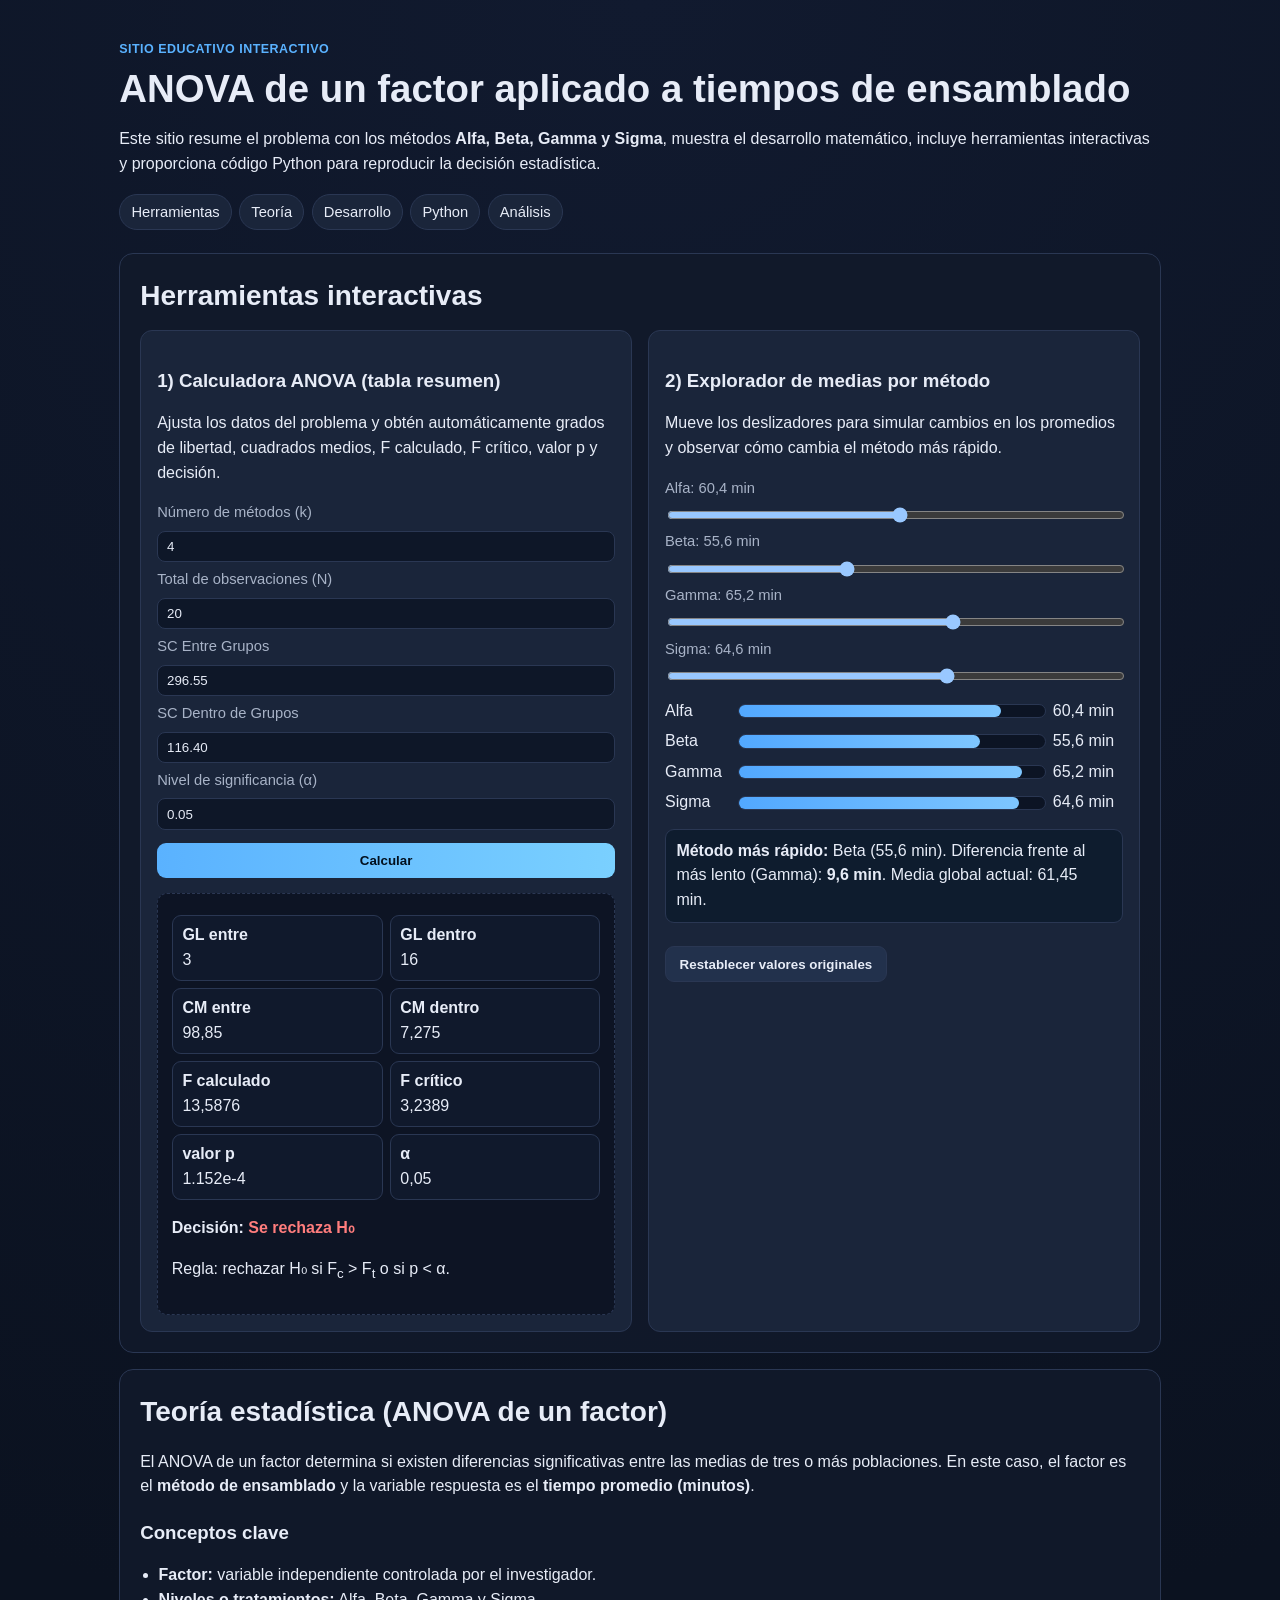
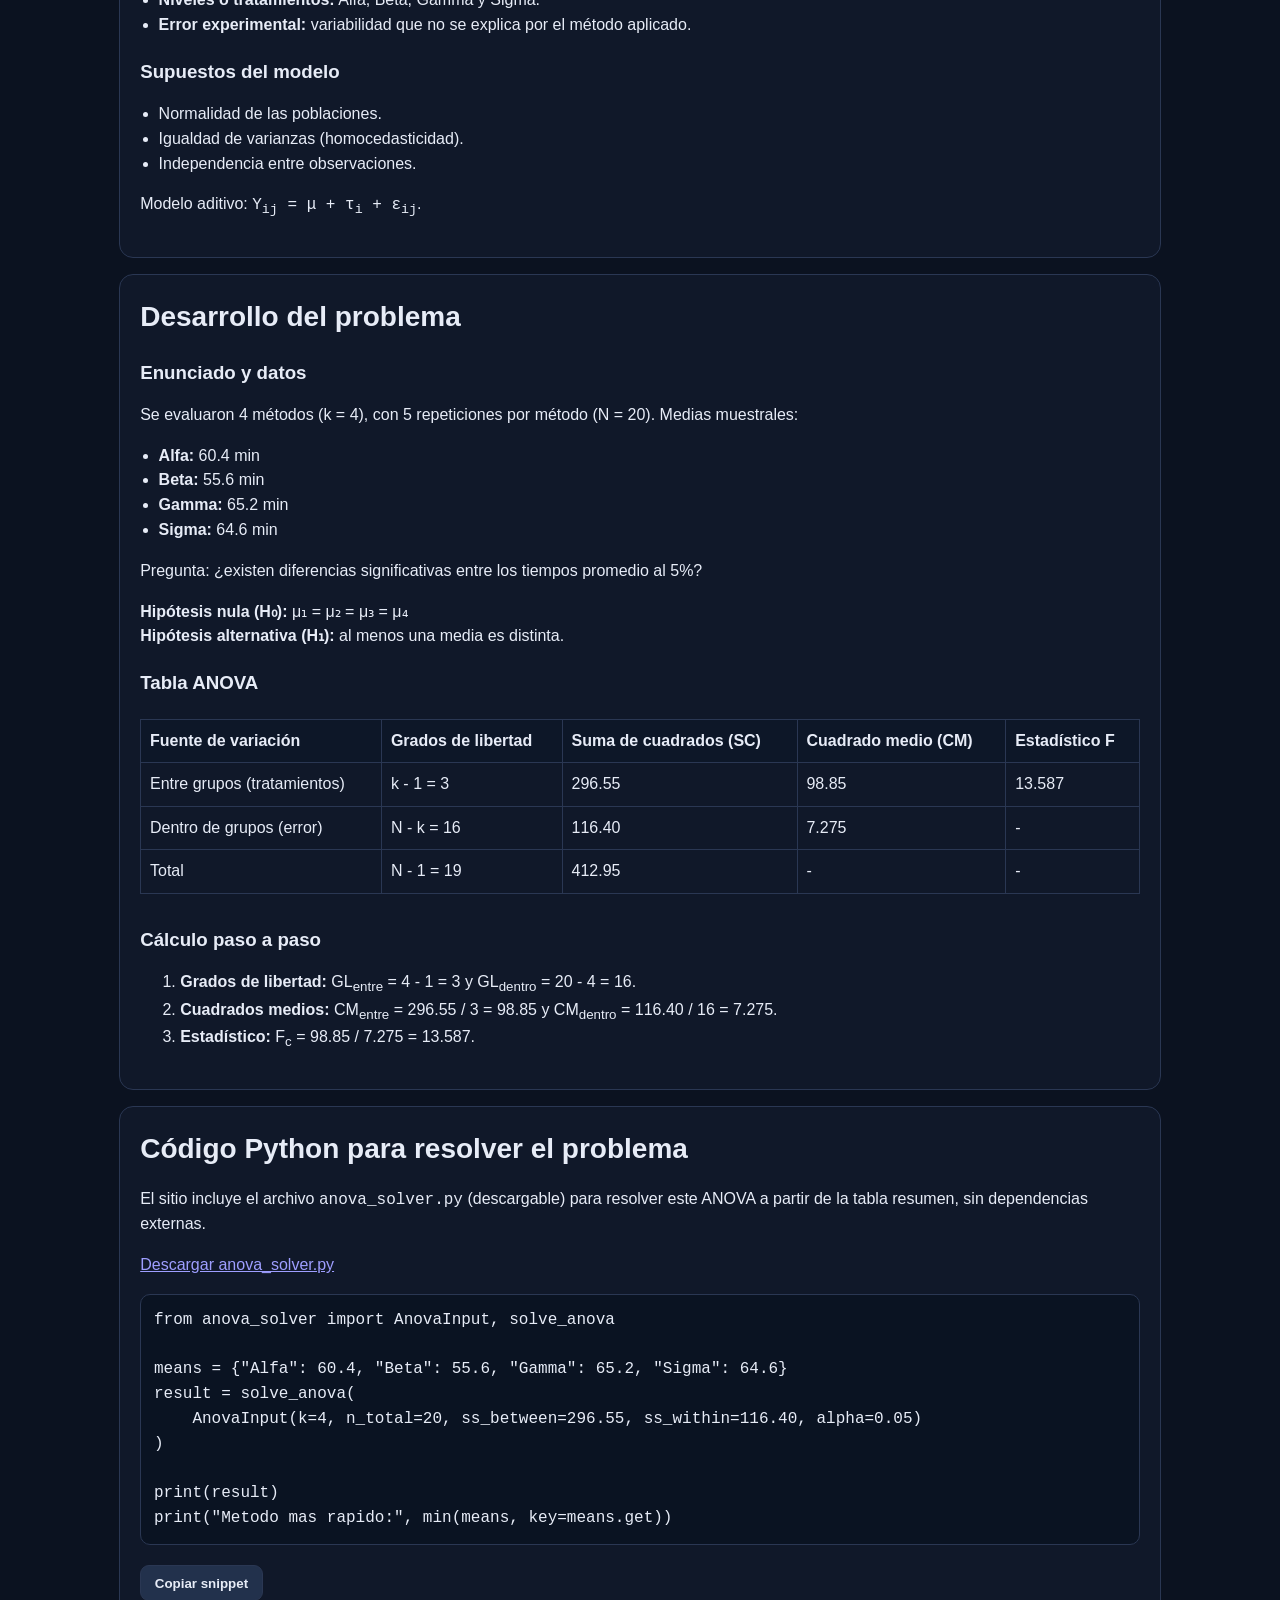
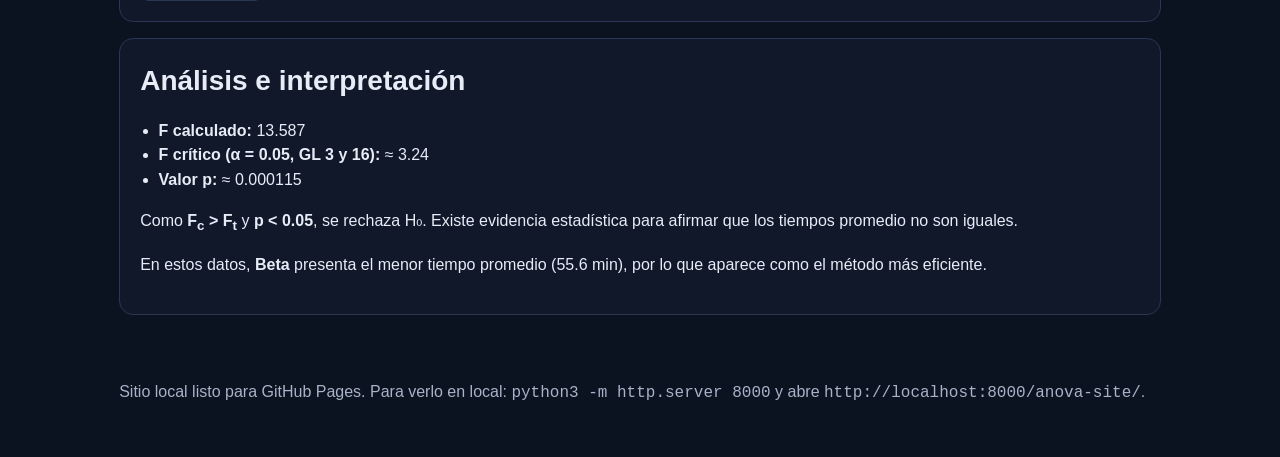
<file: anova_clase/index.html>
<!doctype html>
<html lang="es">
<head>
  <meta charset="utf-8">
  <meta name="viewport" content="width=device-width, initial-scale=1">
  <title>ANOVA de un factor | Métodos de ensamblado</title>
  <link rel="stylesheet" href="styles.css">
</head>
<body>
  <header class="hero">
    <p class="kicker">Sitio educativo interactivo</p>
    <h1>ANOVA de un factor aplicado a tiempos de ensamblado</h1>
    <p>
      Este sitio resume el problema con los métodos <strong>Alfa, Beta, Gamma y Sigma</strong>, muestra
      el desarrollo matemático, incluye herramientas interactivas y proporciona código Python para
      reproducir la decisión estadística.
    </p>
    <nav>
      <a href="#herramientas">Herramientas</a>
      <a href="#teoria">Teoría</a>
      <a href="#desarrollo">Desarrollo</a>
      <a href="#python">Python</a>
      <a href="#analisis">Análisis</a>
    </nav>
  </header>

  <main>
    <section id="herramientas">
      <h2>Herramientas interactivas</h2>
      <div class="grid">
        <article class="card">
          <h3>1) Calculadora ANOVA (tabla resumen)</h3>
          <p>
            Ajusta los datos del problema y obtén automáticamente grados de libertad, cuadrados medios,
            F calculado, F crítico, valor p y decisión.
          </p>

          <form id="anova-form" class="form-grid">
            <label for="kInput">Número de métodos (k)</label>
            <input id="kInput" type="number" min="2" step="1" value="4" required>

            <label for="nInput">Total de observaciones (N)</label>
            <input id="nInput" type="number" min="3" step="1" value="20" required>

            <label for="ssBetweenInput">SC Entre Grupos</label>
            <input id="ssBetweenInput" type="number" min="0.0001" step="0.01" value="296.55" required>

            <label for="ssWithinInput">SC Dentro de Grupos</label>
            <input id="ssWithinInput" type="number" min="0.0001" step="0.01" value="116.40" required>

            <label for="alphaInput">Nivel de significancia (α)</label>
            <input id="alphaInput" type="number" min="0.001" max="0.2" step="0.001" value="0.05" required>

            <button type="submit">Calcular</button>
          </form>

          <div id="anova-output" class="output"></div>
        </article>

        <article class="card">
          <h3>2) Explorador de medias por método</h3>
          <p>
            Mueve los deslizadores para simular cambios en los promedios y observar cómo cambia
            el método más rápido.
          </p>

          <div class="slider-grid">
            <label for="mean-alfa">Alfa: <span id="mean-alfa-value">60.4</span> min</label>
            <input id="mean-alfa" class="mean-slider" type="range" min="40" max="80" step="0.1" value="60.4">

            <label for="mean-beta">Beta: <span id="mean-beta-value">55.6</span> min</label>
            <input id="mean-beta" class="mean-slider" type="range" min="40" max="80" step="0.1" value="55.6">

            <label for="mean-gamma">Gamma: <span id="mean-gamma-value">65.2</span> min</label>
            <input id="mean-gamma" class="mean-slider" type="range" min="40" max="80" step="0.1" value="65.2">

            <label for="mean-sigma">Sigma: <span id="mean-sigma-value">64.6</span> min</label>
            <input id="mean-sigma" class="mean-slider" type="range" min="40" max="80" step="0.1" value="64.6">
          </div>

          <div id="mean-chart" class="chart"></div>
          <p id="best-method" class="best-method"></p>
          <button id="reset-means" type="button" class="secondary">Restablecer valores originales</button>
        </article>
      </div>
    </section>

    <section id="teoria">
      <h2>Teoría estadística (ANOVA de un factor)</h2>
      <p>
        El ANOVA de un factor determina si existen diferencias significativas entre las medias de tres o más
        poblaciones. En este caso, el factor es el <strong>método de ensamblado</strong> y la variable respuesta
        es el <strong>tiempo promedio (minutos)</strong>.
      </p>
      <h3>Conceptos clave</h3>
      <ul>
        <li><strong>Factor:</strong> variable independiente controlada por el investigador.</li>
        <li><strong>Niveles o tratamientos:</strong> Alfa, Beta, Gamma y Sigma.</li>
        <li><strong>Error experimental:</strong> variabilidad que no se explica por el método aplicado.</li>
      </ul>
      <h3>Supuestos del modelo</h3>
      <ul>
        <li>Normalidad de las poblaciones.</li>
        <li>Igualdad de varianzas (homocedasticidad).</li>
        <li>Independencia entre observaciones.</li>
      </ul>
      <p>
        Modelo aditivo: <code>Y<sub>ij</sub> = μ + τ<sub>i</sub> + ε<sub>ij</sub></code>.
      </p>
    </section>

    <section id="desarrollo">
      <h2>Desarrollo del problema</h2>
      <h3>Enunciado y datos</h3>
      <p>
        Se evaluaron 4 métodos (k = 4), con 5 repeticiones por método (N = 20). Medias muestrales:
      </p>
      <ul>
        <li><strong>Alfa:</strong> 60.4 min</li>
        <li><strong>Beta:</strong> 55.6 min</li>
        <li><strong>Gamma:</strong> 65.2 min</li>
        <li><strong>Sigma:</strong> 64.6 min</li>
      </ul>
      <p>
        Pregunta: ¿existen diferencias significativas entre los tiempos promedio al 5%?
      </p>
      <p>
        <strong>Hipótesis nula (H₀):</strong> μ₁ = μ₂ = μ₃ = μ₄<br>
        <strong>Hipótesis alternativa (H₁):</strong> al menos una media es distinta.
      </p>

      <h3>Tabla ANOVA</h3>
      <div class="table-wrap">
        <table>
          <thead>
            <tr>
              <th>Fuente de variación</th>
              <th>Grados de libertad</th>
              <th>Suma de cuadrados (SC)</th>
              <th>Cuadrado medio (CM)</th>
              <th>Estadístico F</th>
            </tr>
          </thead>
          <tbody>
            <tr>
              <td>Entre grupos (tratamientos)</td>
              <td>k - 1 = 3</td>
              <td>296.55</td>
              <td>98.85</td>
              <td>13.587</td>
            </tr>
            <tr>
              <td>Dentro de grupos (error)</td>
              <td>N - k = 16</td>
              <td>116.40</td>
              <td>7.275</td>
              <td>-</td>
            </tr>
            <tr>
              <td>Total</td>
              <td>N - 1 = 19</td>
              <td>412.95</td>
              <td>-</td>
              <td>-</td>
            </tr>
          </tbody>
        </table>
      </div>

      <h3>Cálculo paso a paso</h3>
      <ol>
        <li><strong>Grados de libertad:</strong> GL<sub>entre</sub> = 4 - 1 = 3 y GL<sub>dentro</sub> = 20 - 4 = 16.</li>
        <li><strong>Cuadrados medios:</strong> CM<sub>entre</sub> = 296.55 / 3 = 98.85 y CM<sub>dentro</sub> = 116.40 / 16 = 7.275.</li>
        <li><strong>Estadístico:</strong> F<sub>c</sub> = 98.85 / 7.275 = 13.587.</li>
      </ol>
    </section>

    <section id="python">
      <h2>Código Python para resolver el problema</h2>
      <p>
        El sitio incluye el archivo <code>anova_solver.py</code> (descargable) para resolver este ANOVA a partir
        de la tabla resumen, sin dependencias externas.
      </p>
      <p>
        <a href="anova_solver.py" download>Descargar anova_solver.py</a>
      </p>
      <pre><code id="python-code">from anova_solver import AnovaInput, solve_anova

means = {"Alfa": 60.4, "Beta": 55.6, "Gamma": 65.2, "Sigma": 64.6}
result = solve_anova(
    AnovaInput(k=4, n_total=20, ss_between=296.55, ss_within=116.40, alpha=0.05)
)

print(result)
print("Metodo mas rapido:", min(means, key=means.get))</code></pre>
      <button id="copy-python" type="button" class="secondary">Copiar snippet</button>
    </section>

    <section id="analisis">
      <h2>Análisis e interpretación</h2>
      <ul>
        <li><strong>F calculado:</strong> 13.587</li>
        <li><strong>F crítico (α = 0.05, GL 3 y 16):</strong> ≈ 3.24</li>
        <li><strong>Valor p:</strong> ≈ 0.000115</li>
      </ul>
      <p>
        Como <strong>F<sub>c</sub> &gt; F<sub>t</sub></strong> y <strong>p &lt; 0.05</strong>, se rechaza H₀.
        Existe evidencia estadística para afirmar que los tiempos promedio no son iguales.
      </p>
      <p>
        En estos datos, <strong>Beta</strong> presenta el menor tiempo promedio (55.6 min), por lo que aparece
        como el método más eficiente.
      </p>
    </section>
  </main>

  <footer>
    <p>
      Sitio local listo para GitHub Pages. Para verlo en local:
      <code>python3 -m http.server 8000</code> y abre <code>http://localhost:8000/anova-site/</code>.
    </p>
  </footer>

  <script src="script.js"></script>
</body>
</html>
</file>
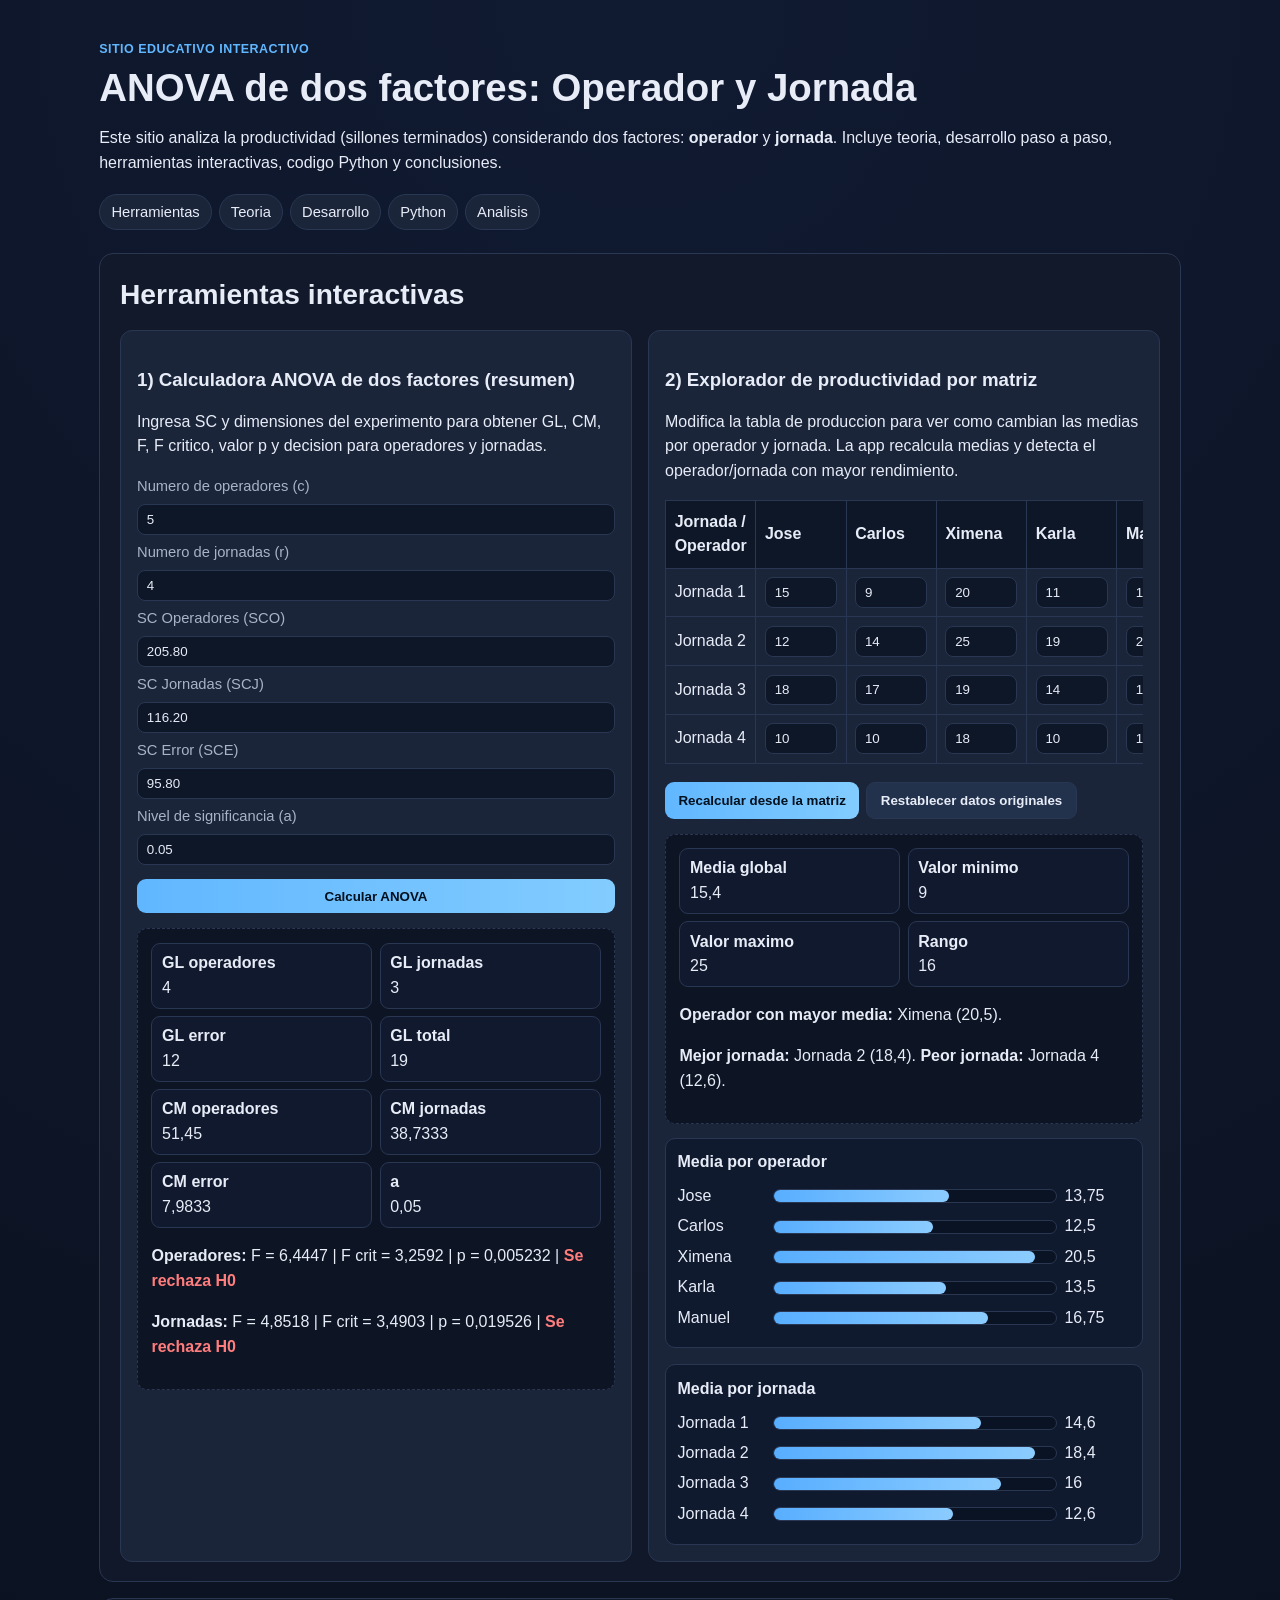
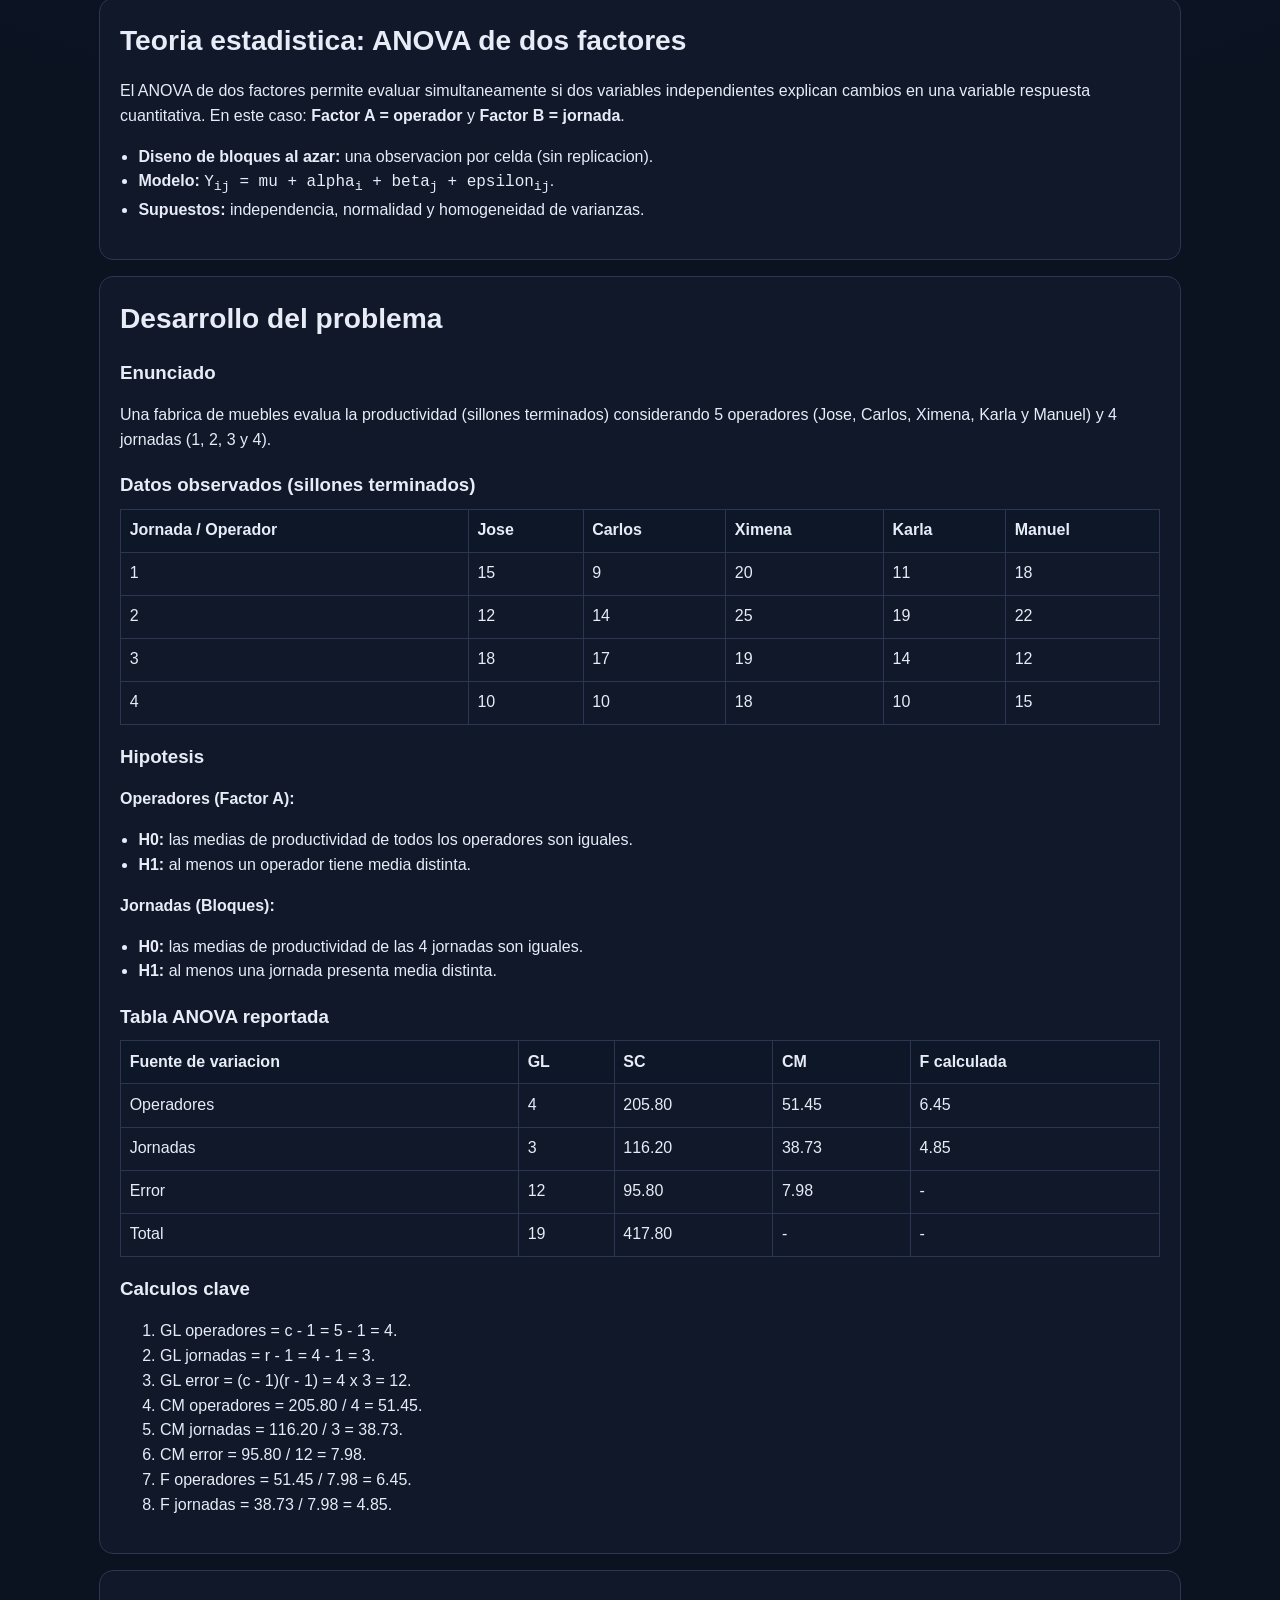
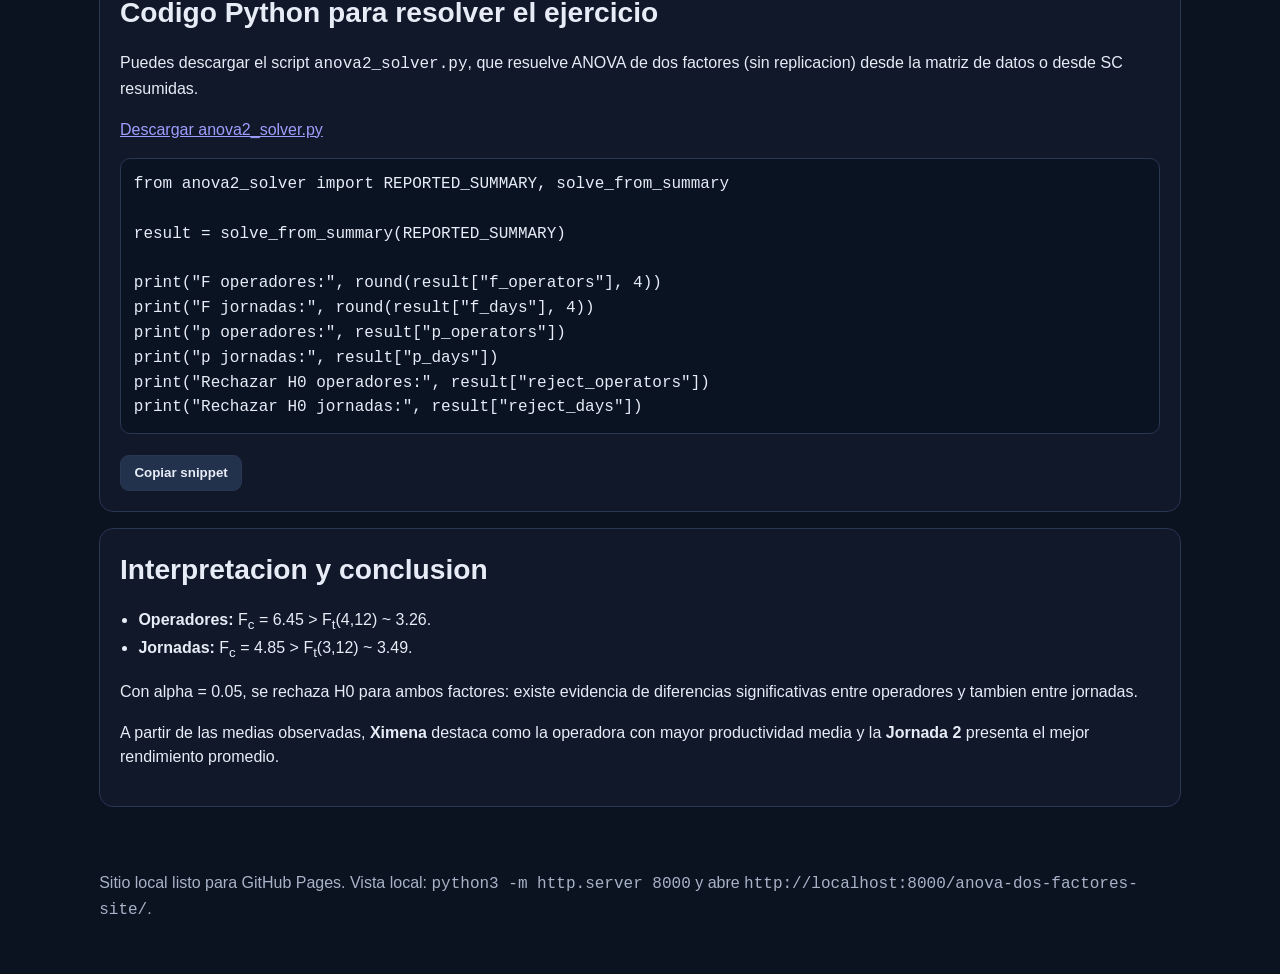
<file: anova_clase_2/index.html>
<!doctype html>
<html lang="es">
<head>
  <meta charset="utf-8">
  <meta name="viewport" content="width=device-width, initial-scale=1">
  <title>ANOVA de dos factores | Productividad en fabrica</title>
  <link rel="stylesheet" href="styles.css">
</head>
<body>
  <header class="hero">
    <p class="kicker">Sitio educativo interactivo</p>
    <h1>ANOVA de dos factores: Operador y Jornada</h1>
    <p>
      Este sitio analiza la productividad (sillones terminados) considerando dos factores:
      <strong>operador</strong> y <strong>jornada</strong>. Incluye teoria, desarrollo paso a paso,
      herramientas interactivas, codigo Python y conclusiones.
    </p>
    <nav>
      <a href="#herramientas">Herramientas</a>
      <a href="#teoria">Teoria</a>
      <a href="#desarrollo">Desarrollo</a>
      <a href="#python">Python</a>
      <a href="#analisis">Analisis</a>
    </nav>
  </header>

  <main>
    <section id="herramientas">
      <h2>Herramientas interactivas</h2>
      <div class="grid">
        <article class="card">
          <h3>1) Calculadora ANOVA de dos factores (resumen)</h3>
          <p>
            Ingresa SC y dimensiones del experimento para obtener GL, CM, F, F critico, valor p
            y decision para operadores y jornadas.
          </p>

          <form id="summary-form" class="form-grid">
            <label for="cInput">Numero de operadores (c)</label>
            <input id="cInput" type="number" min="2" step="1" value="5" required>

            <label for="rInput">Numero de jornadas (r)</label>
            <input id="rInput" type="number" min="2" step="1" value="4" required>

            <label for="ssOperatorInput">SC Operadores (SCO)</label>
            <input id="ssOperatorInput" type="number" min="0.0001" step="0.01" value="205.80" required>

            <label for="ssDayInput">SC Jornadas (SCJ)</label>
            <input id="ssDayInput" type="number" min="0.0001" step="0.01" value="116.20" required>

            <label for="ssErrorInput">SC Error (SCE)</label>
            <input id="ssErrorInput" type="number" min="0.0001" step="0.01" value="95.80" required>

            <label for="alphaInput">Nivel de significancia (a)</label>
            <input id="alphaInput" type="number" min="0.001" max="0.2" step="0.001" value="0.05" required>

            <button type="submit">Calcular ANOVA</button>
          </form>

          <div id="summary-output" class="output"></div>
        </article>

        <article class="card">
          <h3>2) Explorador de productividad por matriz</h3>
          <p>
            Modifica la tabla de produccion para ver como cambian las medias por operador y jornada.
            La app recalcula medias y detecta el operador/jornada con mayor rendimiento.
          </p>

          <div id="matrix-editor" class="matrix-editor"></div>
          <div class="button-row">
            <button id="recalculate-matrix" type="button">Recalcular desde la matriz</button>
            <button id="reset-matrix" type="button" class="secondary">Restablecer datos originales</button>
          </div>

          <div id="matrix-output" class="output"></div>
          <div class="grid chart-grid">
            <div class="chart-panel">
              <h4>Media por operador</h4>
              <div id="operator-chart"></div>
            </div>
            <div class="chart-panel">
              <h4>Media por jornada</h4>
              <div id="day-chart"></div>
            </div>
          </div>
        </article>
      </div>
    </section>

    <section id="teoria">
      <h2>Teoria estadistica: ANOVA de dos factores</h2>
      <p>
        El ANOVA de dos factores permite evaluar simultaneamente si dos variables independientes
        explican cambios en una variable respuesta cuantitativa. En este caso:
        <strong>Factor A = operador</strong> y <strong>Factor B = jornada</strong>.
      </p>
      <ul>
        <li><strong>Diseno de bloques al azar:</strong> una observacion por celda (sin replicacion).</li>
        <li>
          <strong>Modelo:</strong>
          <code>Y<sub>ij</sub> = mu + alpha<sub>i</sub> + beta<sub>j</sub> + epsilon<sub>ij</sub></code>.
        </li>
        <li><strong>Supuestos:</strong> independencia, normalidad y homogeneidad de varianzas.</li>
      </ul>
    </section>

    <section id="desarrollo">
      <h2>Desarrollo del problema</h2>
      <h3>Enunciado</h3>
      <p>
        Una fabrica de muebles evalua la productividad (sillones terminados) considerando 5 operadores
        (Jose, Carlos, Ximena, Karla y Manuel) y 4 jornadas (1, 2, 3 y 4).
      </p>

      <h3>Datos observados (sillones terminados)</h3>
      <div class="table-wrap">
        <table>
          <thead>
            <tr>
              <th>Jornada / Operador</th>
              <th>Jose</th>
              <th>Carlos</th>
              <th>Ximena</th>
              <th>Karla</th>
              <th>Manuel</th>
            </tr>
          </thead>
          <tbody>
            <tr><td>1</td><td>15</td><td>9</td><td>20</td><td>11</td><td>18</td></tr>
            <tr><td>2</td><td>12</td><td>14</td><td>25</td><td>19</td><td>22</td></tr>
            <tr><td>3</td><td>18</td><td>17</td><td>19</td><td>14</td><td>12</td></tr>
            <tr><td>4</td><td>10</td><td>10</td><td>18</td><td>10</td><td>15</td></tr>
          </tbody>
        </table>
      </div>

      <h3>Hipotesis</h3>
      <p><strong>Operadores (Factor A):</strong></p>
      <ul>
        <li><strong>H0:</strong> las medias de productividad de todos los operadores son iguales.</li>
        <li><strong>H1:</strong> al menos un operador tiene media distinta.</li>
      </ul>
      <p><strong>Jornadas (Bloques):</strong></p>
      <ul>
        <li><strong>H0:</strong> las medias de productividad de las 4 jornadas son iguales.</li>
        <li><strong>H1:</strong> al menos una jornada presenta media distinta.</li>
      </ul>

      <h3>Tabla ANOVA reportada</h3>
      <div class="table-wrap">
        <table>
          <thead>
            <tr>
              <th>Fuente de variacion</th>
              <th>GL</th>
              <th>SC</th>
              <th>CM</th>
              <th>F calculada</th>
            </tr>
          </thead>
          <tbody>
            <tr>
              <td>Operadores</td>
              <td>4</td>
              <td>205.80</td>
              <td>51.45</td>
              <td>6.45</td>
            </tr>
            <tr>
              <td>Jornadas</td>
              <td>3</td>
              <td>116.20</td>
              <td>38.73</td>
              <td>4.85</td>
            </tr>
            <tr>
              <td>Error</td>
              <td>12</td>
              <td>95.80</td>
              <td>7.98</td>
              <td>-</td>
            </tr>
            <tr>
              <td>Total</td>
              <td>19</td>
              <td>417.80</td>
              <td>-</td>
              <td>-</td>
            </tr>
          </tbody>
        </table>
      </div>

      <h3>Calculos clave</h3>
      <ol>
        <li>GL operadores = c - 1 = 5 - 1 = 4.</li>
        <li>GL jornadas = r - 1 = 4 - 1 = 3.</li>
        <li>GL error = (c - 1)(r - 1) = 4 x 3 = 12.</li>
        <li>CM operadores = 205.80 / 4 = 51.45.</li>
        <li>CM jornadas = 116.20 / 3 = 38.73.</li>
        <li>CM error = 95.80 / 12 = 7.98.</li>
        <li>F operadores = 51.45 / 7.98 = 6.45.</li>
        <li>F jornadas = 38.73 / 7.98 = 4.85.</li>
      </ol>
    </section>

    <section id="python">
      <h2>Codigo Python para resolver el ejercicio</h2>
      <p>
        Puedes descargar el script <code>anova2_solver.py</code>, que resuelve ANOVA de dos factores
        (sin replicacion) desde la matriz de datos o desde SC resumidas.
      </p>
      <p><a href="anova2_solver.py" download>Descargar anova2_solver.py</a></p>

      <pre><code id="python-code">from anova2_solver import REPORTED_SUMMARY, solve_from_summary

result = solve_from_summary(REPORTED_SUMMARY)

print("F operadores:", round(result["f_operators"], 4))
print("F jornadas:", round(result["f_days"], 4))
print("p operadores:", result["p_operators"])
print("p jornadas:", result["p_days"])
print("Rechazar H0 operadores:", result["reject_operators"])
print("Rechazar H0 jornadas:", result["reject_days"])</code></pre>
      <button id="copy-python" type="button" class="secondary">Copiar snippet</button>
    </section>

    <section id="analisis">
      <h2>Interpretacion y conclusion</h2>
      <ul>
        <li><strong>Operadores:</strong> F<sub>c</sub> = 6.45 &gt; F<sub>t</sub>(4,12) ~ 3.26.</li>
        <li><strong>Jornadas:</strong> F<sub>c</sub> = 4.85 &gt; F<sub>t</sub>(3,12) ~ 3.49.</li>
      </ul>
      <p>
        Con alpha = 0.05, se rechaza H0 para ambos factores: existe evidencia de diferencias
        significativas entre operadores y tambien entre jornadas.
      </p>
      <p>
        A partir de las medias observadas, <strong>Ximena</strong> destaca como la operadora con mayor
        productividad media y la <strong>Jornada 2</strong> presenta el mejor rendimiento promedio.
      </p>
    </section>
  </main>

  <footer>
    <p>
      Sitio local listo para GitHub Pages. Vista local:
      <code>python3 -m http.server 8000</code> y abre
      <code>http://localhost:8000/anova-dos-factores-site/</code>.
    </p>
  </footer>

  <script src="script.js"></script>
</body>
</html>
</file>
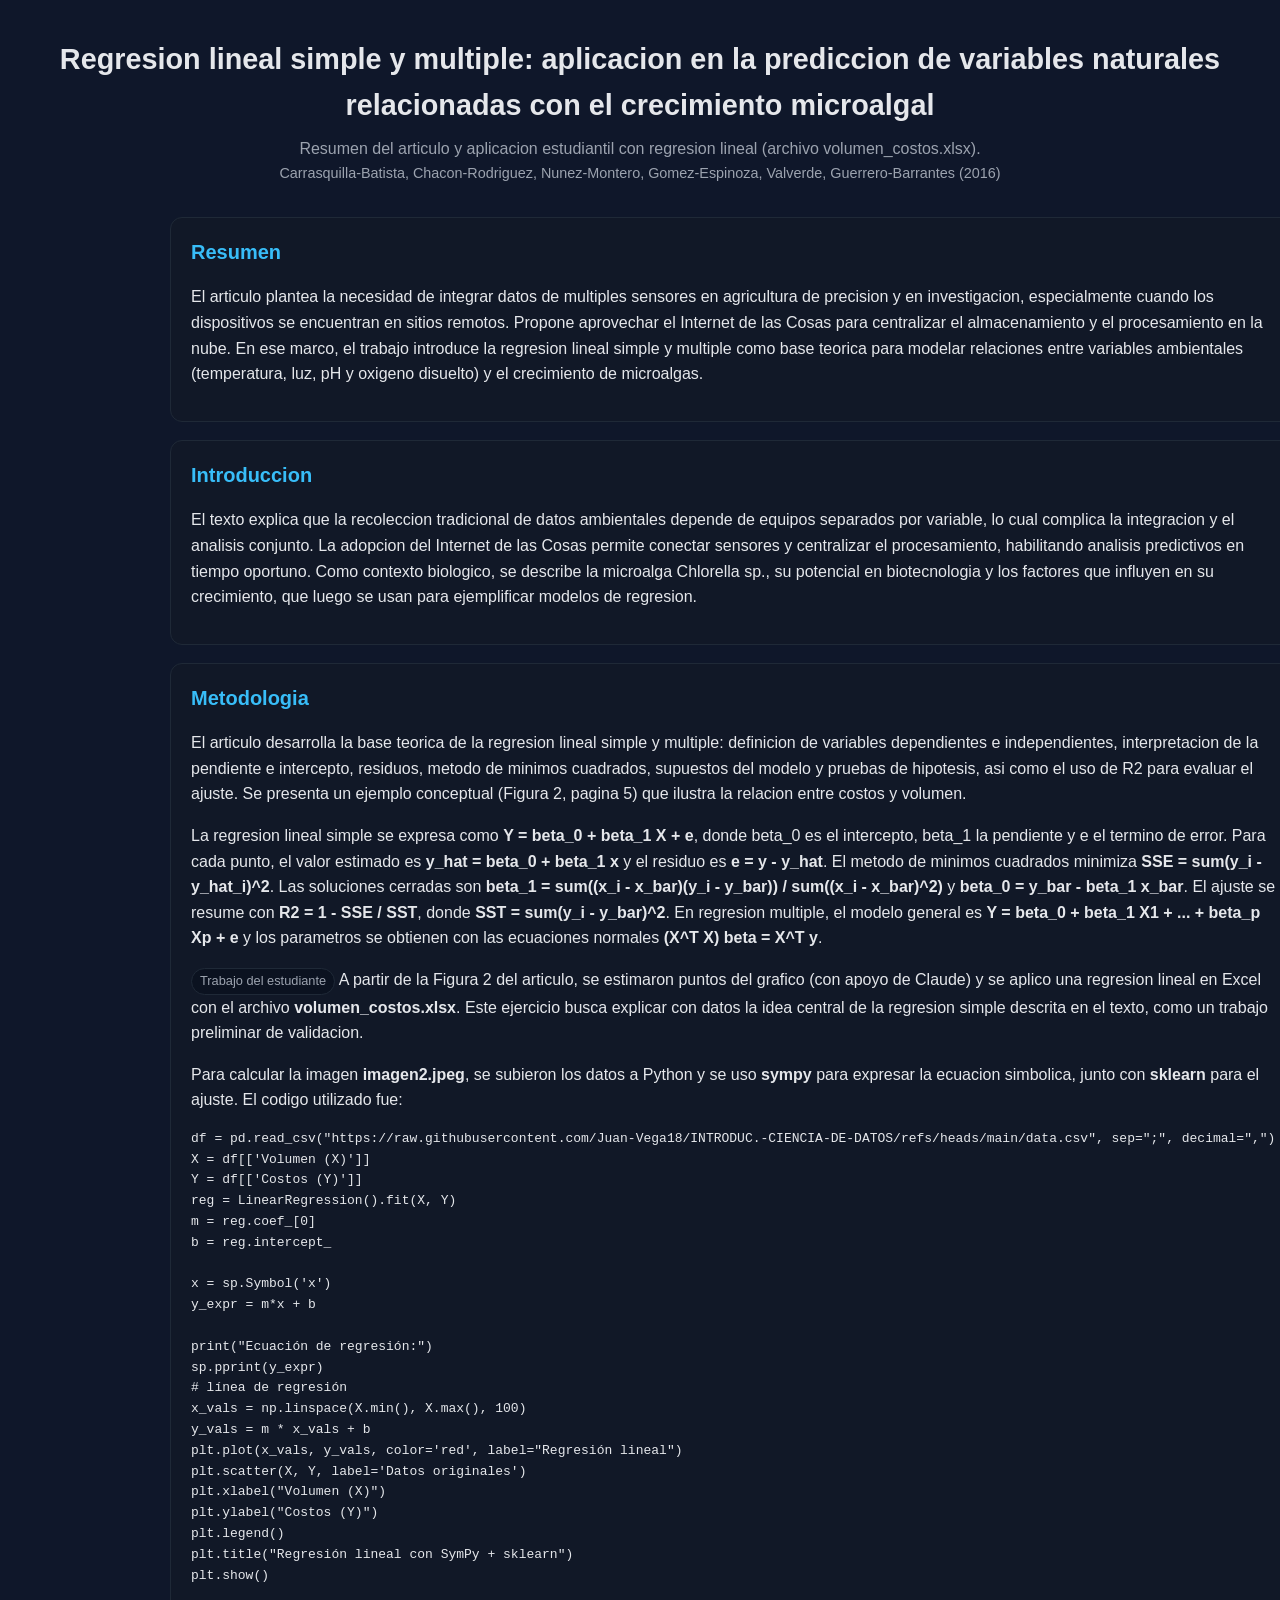
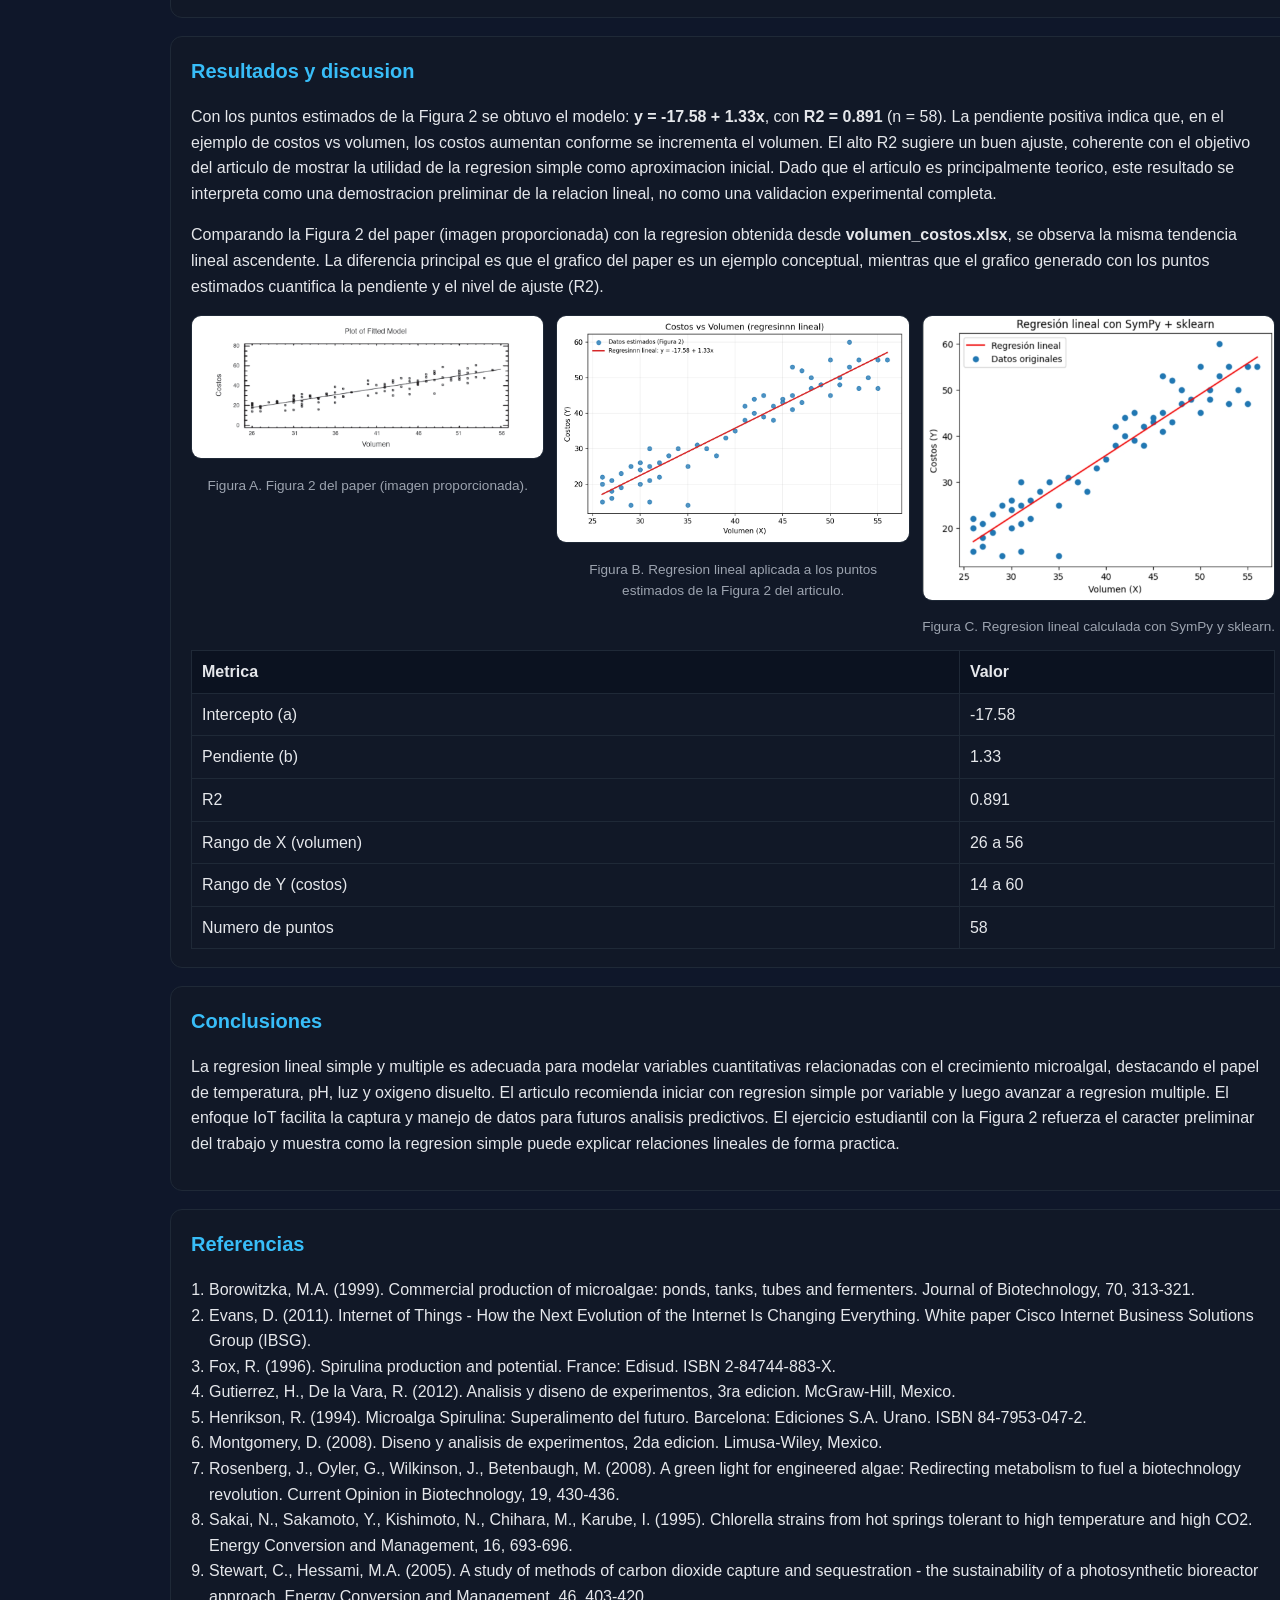
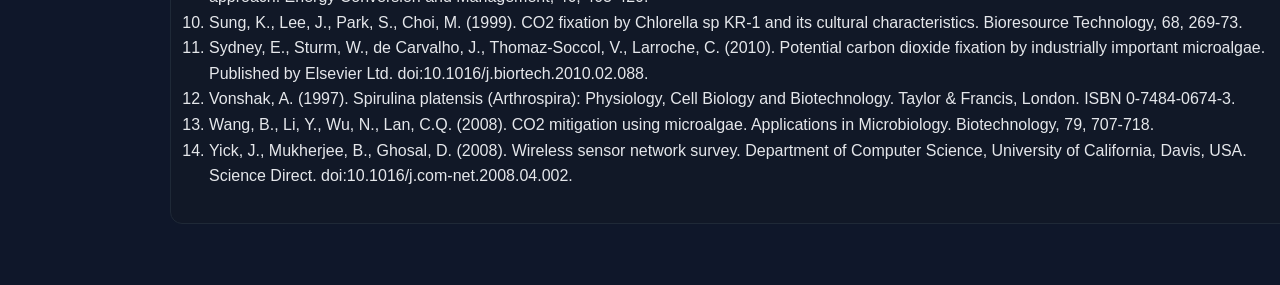
<file: paper/index.html>
<!doctype html>
<html lang="es">
  <head>
    <meta charset="utf-8" />
    <meta name="viewport" content="width=device-width, initial-scale=1" />
    <title>Regresion lineal simple y multiple - Sintesis y aplicacion estudiantil</title>
    <style>
      :root {
        --bg: #0f172a;
        --card: #111827;
        --text: #e5e7eb;
        --muted: #9ca3af;
        --accent: #38bdf8;
        --border: #1f2937;
      }
      * {
        box-sizing: border-box;
      }
      body {
        margin: 0;
        font-family: "Segoe UI", Arial, sans-serif;
        background: var(--bg);
        color: var(--text);
        line-height: 1.6;
      }
      header {
        padding: 36px 20px 20px;
        text-align: center;
      }
      header h1 {
        margin: 0 0 8px;
        font-size: 1.8rem;
      }
      header p {
        margin: 0;
        color: var(--muted);
      }
      main {
        max-width: 980px;
        margin: 0 auto;
        padding: 12px 20px 60px;
        display: grid;
        gap: 18px;
      }
      section {
        background: var(--card);
        border: 1px solid var(--border);
        border-radius: 12px;
        padding: 18px 20px;
      }
      section h2 {
        margin-top: 0;
        color: var(--accent);
        font-size: 1.25rem;
      }
      .meta {
        font-size: 0.9rem;
        color: var(--muted);
      }
      figure {
        margin: 16px 0 8px;
        text-align: center;
      }
      figure img {
        max-width: 100%;
        height: auto;
        border-radius: 10px;
        border: 1px solid var(--border);
        background: #0b1220;
      }
      figcaption {
        font-size: 0.85rem;
        color: var(--muted);
        margin-top: 8px;
      }
      table {
        width: 100%;
        border-collapse: collapse;
        margin-top: 12px;
      }
      th, td {
        border: 1px solid var(--border);
        padding: 8px 10px;
        text-align: left;
      }
      th {
        background: #0b1220;
      }
      ul, ol {
        padding-left: 18px;
      }
      .badge {
        display: inline-block;
        padding: 2px 8px;
        border-radius: 999px;
        background: #0b1220;
        color: var(--muted);
        font-size: 0.8rem;
        border: 1px solid var(--border);
      }
      .comparison {
        display: grid;
        gap: 12px;
        grid-template-columns: repeat(auto-fit, minmax(240px, 1fr));
      }
      .comparison figure {
        margin: 0;
      }
    </style>
  </head>
  <body>
    <header>
      <h1>Regresion lineal simple y multiple: aplicacion en la prediccion de variables naturales relacionadas con el crecimiento microalgal</h1>
      <p>Resumen del articulo y aplicacion estudiantil con regresion lineal (archivo volumen_costos.xlsx).</p>
      <p class="meta">Carrasquilla-Batista, Chacon-Rodriguez, Nunez-Montero, Gomez-Espinoza, Valverde, Guerrero-Barrantes (2016)</p>
    </header>

    <main>
      <section id="resumen">
        <h2>Resumen</h2>
        <p>
          El articulo plantea la necesidad de integrar datos de multiples sensores en agricultura de precision y
          en investigacion, especialmente cuando los dispositivos se encuentran en sitios remotos. Propone
          aprovechar el Internet de las Cosas para centralizar el almacenamiento y el procesamiento en la nube.
          En ese marco, el trabajo introduce la regresion lineal simple y multiple como base teorica para modelar
          relaciones entre variables ambientales (temperatura, luz, pH y oxigeno disuelto) y el crecimiento de
          microalgas.
        </p>
      </section>

      <section id="introduccion">
        <h2>Introduccion</h2>
        <p>
          El texto explica que la recoleccion tradicional de datos ambientales depende de equipos separados por
          variable, lo cual complica la integracion y el analisis conjunto. La adopcion del Internet de las Cosas
          permite conectar sensores y centralizar el procesamiento, habilitando analisis predictivos en tiempo
          oportuno. Como contexto biologico, se describe la microalga Chlorella sp., su potencial en biotecnologia
          y los factores que influyen en su crecimiento, que luego se usan para ejemplificar modelos de regresion.
        </p>
      </section>

      <section id="metodologia">
        <h2>Metodologia</h2>
        <p>
          El articulo desarrolla la base teorica de la regresion lineal simple y multiple: definicion de variables
          dependientes e independientes, interpretacion de la pendiente e intercepto, residuos, metodo de minimos
          cuadrados, supuestos del modelo y pruebas de hipotesis, asi como el uso de R2 para evaluar el ajuste.
          Se presenta un ejemplo conceptual (Figura 2, pagina 5) que ilustra la relacion entre costos y volumen.
        </p>
        <p>
          La regresion lineal simple se expresa como <strong>Y = beta_0 + beta_1 X + e</strong>, donde beta_0 es el
          intercepto, beta_1 la pendiente y e el termino de error. Para cada punto, el valor estimado es
          <strong>y_hat = beta_0 + beta_1 x</strong> y el residuo es <strong>e = y - y_hat</strong>. El metodo de minimos
          cuadrados minimiza <strong>SSE = sum(y_i - y_hat_i)^2</strong>. Las soluciones cerradas son
          <strong>beta_1 = sum((x_i - x_bar)(y_i - y_bar)) / sum((x_i - x_bar)^2)</strong> y
          <strong>beta_0 = y_bar - beta_1 x_bar</strong>. El ajuste se resume con <strong>R2 = 1 - SSE / SST</strong>, donde
          <strong>SST = sum(y_i - y_bar)^2</strong>. En regresion multiple, el modelo general es
          <strong>Y = beta_0 + beta_1 X1 + ... + beta_p Xp + e</strong> y los parametros se obtienen con las ecuaciones
          normales <strong>(X^T X) beta = X^T y</strong>.
        </p>
        <p>
          <span class="badge">Trabajo del estudiante</span>
          A partir de la Figura 2 del articulo, se estimaron puntos del grafico (con apoyo de Claude) y se aplico
          una regresion lineal en Excel con el archivo <strong>volumen_costos.xlsx</strong>. Este ejercicio busca
          explicar con datos la idea central de la regresion simple descrita en el texto, como un trabajo
          preliminar de validacion.
        </p>
        <p>
          Para calcular la imagen <strong>imagen2.jpeg</strong>, se subieron los datos a Python y se uso <strong>sympy</strong>
          para expresar la ecuacion simbolica, junto con <strong>sklearn</strong> para el ajuste. El codigo utilizado fue:
        </p>
        <pre><code>df = pd.read_csv("https://raw.githubusercontent.com/Juan-Vega18/INTRODUC.-CIENCIA-DE-DATOS/refs/heads/main/data.csv", sep=";", decimal=",")
X = df[['Volumen (X)']]
Y = df[['Costos (Y)']]
reg = LinearRegression().fit(X, Y)
m = reg.coef_[0]
b = reg.intercept_

x = sp.Symbol('x')
y_expr = m*x + b

print("Ecuación de regresión:")
sp.pprint(y_expr)
# línea de regresión
x_vals = np.linspace(X.min(), X.max(), 100)
y_vals = m * x_vals + b
plt.plot(x_vals, y_vals, color='red', label="Regresión lineal")
plt.scatter(X, Y, label='Datos originales')
plt.xlabel("Volumen (X)")
plt.ylabel("Costos (Y)")
plt.legend()
plt.title("Regresión lineal con SymPy + sklearn")
plt.show()</code></pre>
      </section>

      <section id="resultados-discusion">
        <h2>Resultados y discusion</h2>
        <p>
          Con los puntos estimados de la Figura 2 se obtuvo el modelo: <strong>y = -17.58 + 1.33x</strong>,
          con <strong>R2 = 0.891</strong> (n = 58). La pendiente positiva indica que, en el ejemplo de costos vs
          volumen, los costos aumentan conforme se incrementa el volumen. El alto R2 sugiere un buen ajuste,
          coherente con el objetivo del articulo de mostrar la utilidad de la regresion simple como aproximacion
          inicial. Dado que el articulo es principalmente teorico, este resultado se interpreta como una
          demostracion preliminar de la relacion lineal, no como una validacion experimental completa.
        </p>

        <p>
          Comparando la Figura 2 del paper (imagen proporcionada) con la regresion obtenida desde
          <strong>volumen_costos.xlsx</strong>, se observa la misma tendencia lineal ascendente. La diferencia
          principal es que el grafico del paper es un ejemplo conceptual, mientras que el grafico generado con
          los puntos estimados cuantifica la pendiente y el nivel de ajuste (R2).
        </p>

        <div class="comparison">
          <figure>
            <img src="assets/image.png" alt="Figura 2 del paper" />
            <figcaption>Figura A. Figura 2 del paper (imagen proporcionada).</figcaption>
          </figure>
          <figure>
            <img src="assets/regresion_volumen_costos.png" alt="Regresion lineal entre costos y volumen" />
            <figcaption>Figura B. Regresion lineal aplicada a los puntos estimados de la Figura 2 del articulo.</figcaption>
          </figure>
          <figure>
            <img src="assets/imagen2.jpeg" alt="Regresion lineal calculada con SymPy" />
            <figcaption>Figura C. Regresion lineal calculada con SymPy y sklearn.</figcaption>
          </figure>
        </div>

        <table>
          <thead>
            <tr>
              <th>Metrica</th>
              <th>Valor</th>
            </tr>
          </thead>
          <tbody>
            <tr>
              <td>Intercepto (a)</td>
              <td>-17.58</td>
            </tr>
            <tr>
              <td>Pendiente (b)</td>
              <td>1.33</td>
            </tr>
            <tr>
              <td>R2</td>
              <td>0.891</td>
            </tr>
            <tr>
              <td>Rango de X (volumen)</td>
              <td>26 a 56</td>
            </tr>
            <tr>
              <td>Rango de Y (costos)</td>
              <td>14 a 60</td>
            </tr>
            <tr>
              <td>Numero de puntos</td>
              <td>58</td>
            </tr>
          </tbody>
        </table>
      </section>

      <section id="conclusiones">
        <h2>Conclusiones</h2>
        <p>
          La regresion lineal simple y multiple es adecuada para modelar variables cuantitativas relacionadas con
          el crecimiento microalgal, destacando el papel de temperatura, pH, luz y oxigeno disuelto. El articulo
          recomienda iniciar con regresion simple por variable y luego avanzar a regresion multiple. El enfoque
          IoT facilita la captura y manejo de datos para futuros analisis predictivos. El ejercicio estudiantil con
          la Figura 2 refuerza el caracter preliminar del trabajo y muestra como la regresion simple puede
          explicar relaciones lineales de forma practica.
        </p>
      </section>

      <section id="referencias">
        <h2>Referencias</h2>
        <ol>
          <li>Borowitzka, M.A. (1999). Commercial production of microalgae: ponds, tanks, tubes and fermenters. Journal of Biotechnology, 70, 313-321.</li>
          <li>Evans, D. (2011). Internet of Things - How the Next Evolution of the Internet Is Changing Everything. White paper Cisco Internet Business Solutions Group (IBSG).</li>
          <li>Fox, R. (1996). Spirulina production and potential. France: Edisud. ISBN 2-84744-883-X.</li>
          <li>Gutierrez, H., De la Vara, R. (2012). Analisis y diseno de experimentos, 3ra edicion. McGraw-Hill, Mexico.</li>
          <li>Henrikson, R. (1994). Microalga Spirulina: Superalimento del futuro. Barcelona: Ediciones S.A. Urano. ISBN 84-7953-047-2.</li>
          <li>Montgomery, D. (2008). Diseno y analisis de experimentos, 2da edicion. Limusa-Wiley, Mexico.</li>
          <li>Rosenberg, J., Oyler, G., Wilkinson, J., Betenbaugh, M. (2008). A green light for engineered algae: Redirecting metabolism to fuel a biotechnology revolution. Current Opinion in Biotechnology, 19, 430-436.</li>
          <li>Sakai, N., Sakamoto, Y., Kishimoto, N., Chihara, M., Karube, I. (1995). Chlorella strains from hot springs tolerant to high temperature and high CO2. Energy Conversion and Management, 16, 693-696.</li>
          <li>Stewart, C., Hessami, M.A. (2005). A study of methods of carbon dioxide capture and sequestration - the sustainability of a photosynthetic bioreactor approach. Energy Conversion and Management, 46, 403-420.</li>
          <li>Sung, K., Lee, J., Park, S., Choi, M. (1999). CO2 fixation by Chlorella sp KR-1 and its cultural characteristics. Bioresource Technology, 68, 269-73.</li>
          <li>Sydney, E., Sturm, W., de Carvalho, J., Thomaz-Soccol, V., Larroche, C. (2010). Potential carbon dioxide fixation by industrially important microalgae. Published by Elsevier Ltd. doi:10.1016/j.biortech.2010.02.088.</li>
          <li>Vonshak, A. (1997). Spirulina platensis (Arthrospira): Physiology, Cell Biology and Biotechnology. Taylor & Francis, London. ISBN 0-7484-0674-3.</li>
          <li>Wang, B., Li, Y., Wu, N., Lan, C.Q. (2008). CO2 mitigation using microalgae. Applications in Microbiology. Biotechnology, 79, 707-718.</li>
          <li>Yick, J., Mukherjee, B., Ghosal, D. (2008). Wireless sensor network survey. Department of Computer Science, University of California, Davis, USA. Science Direct. doi:10.1016/j.com-net.2008.04.002.</li>
        </ol>
      </section>
    </main>
  </body>
</html>
</file>
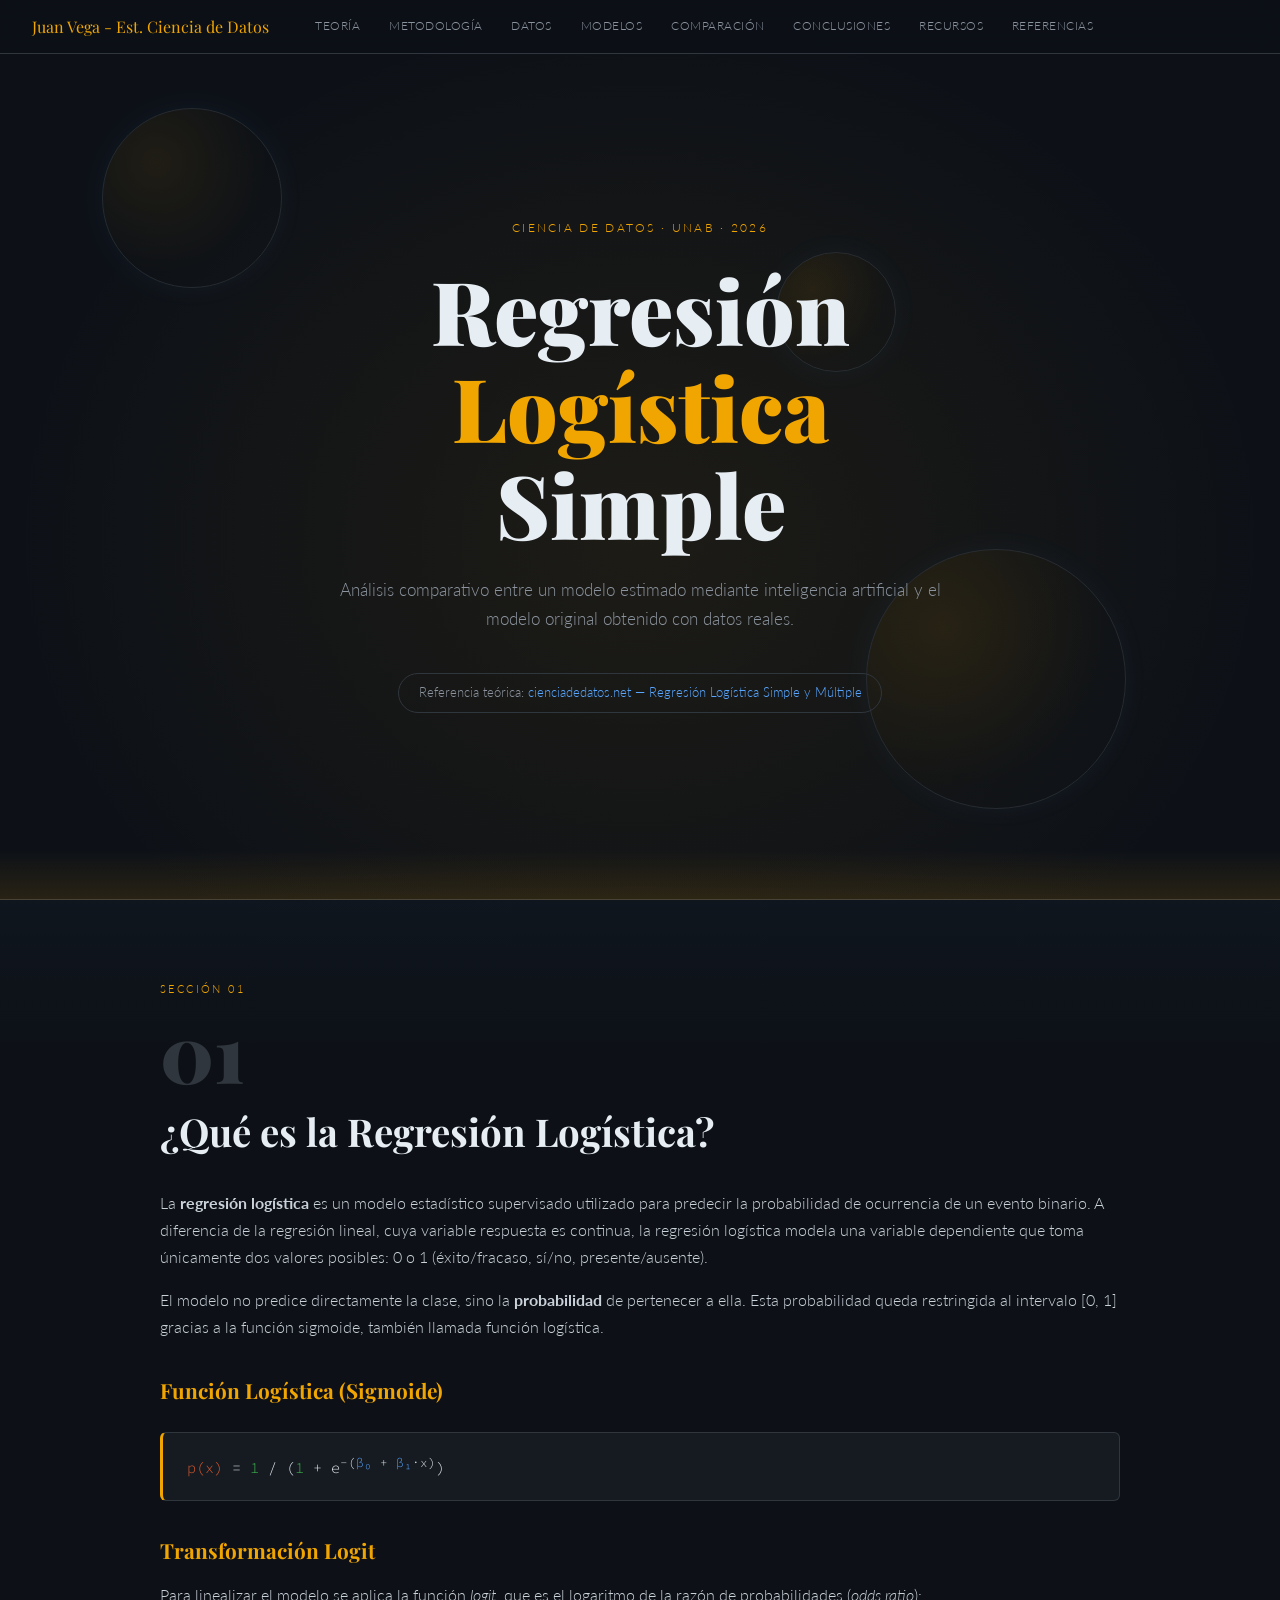
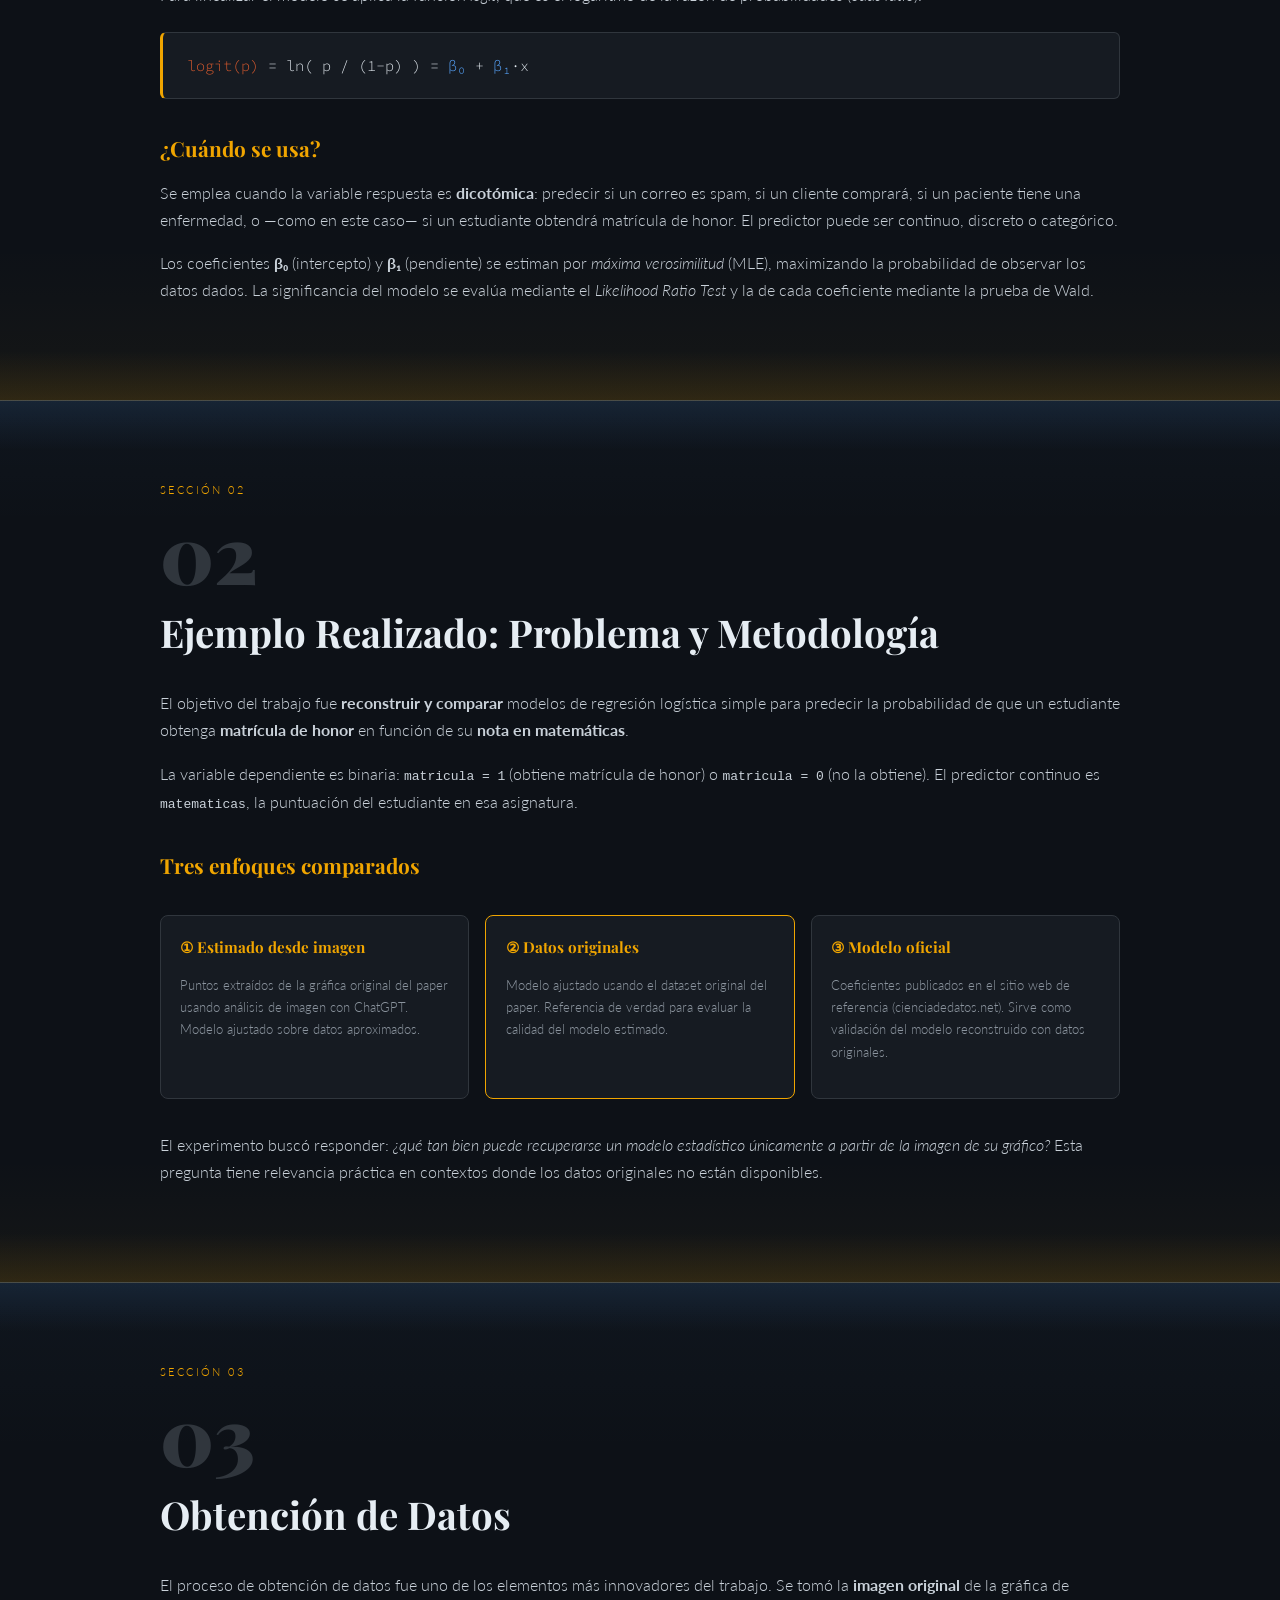
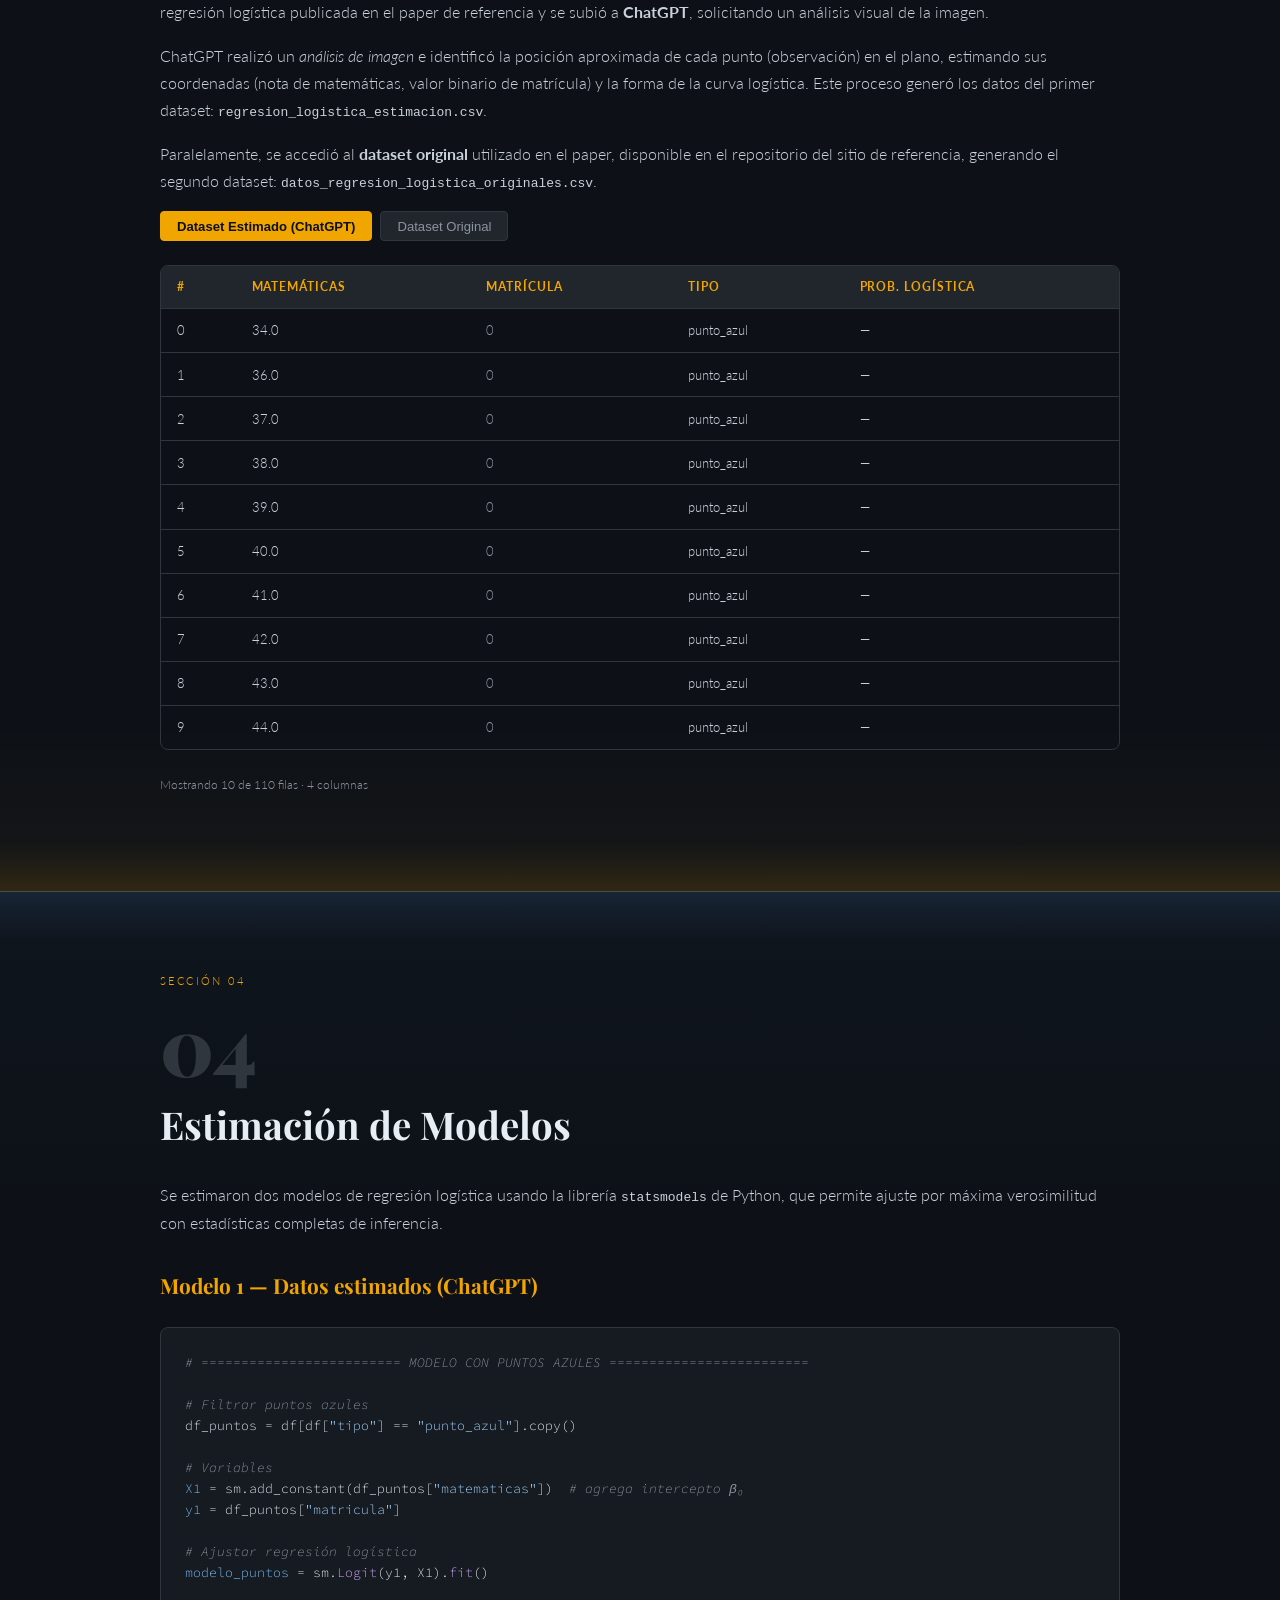
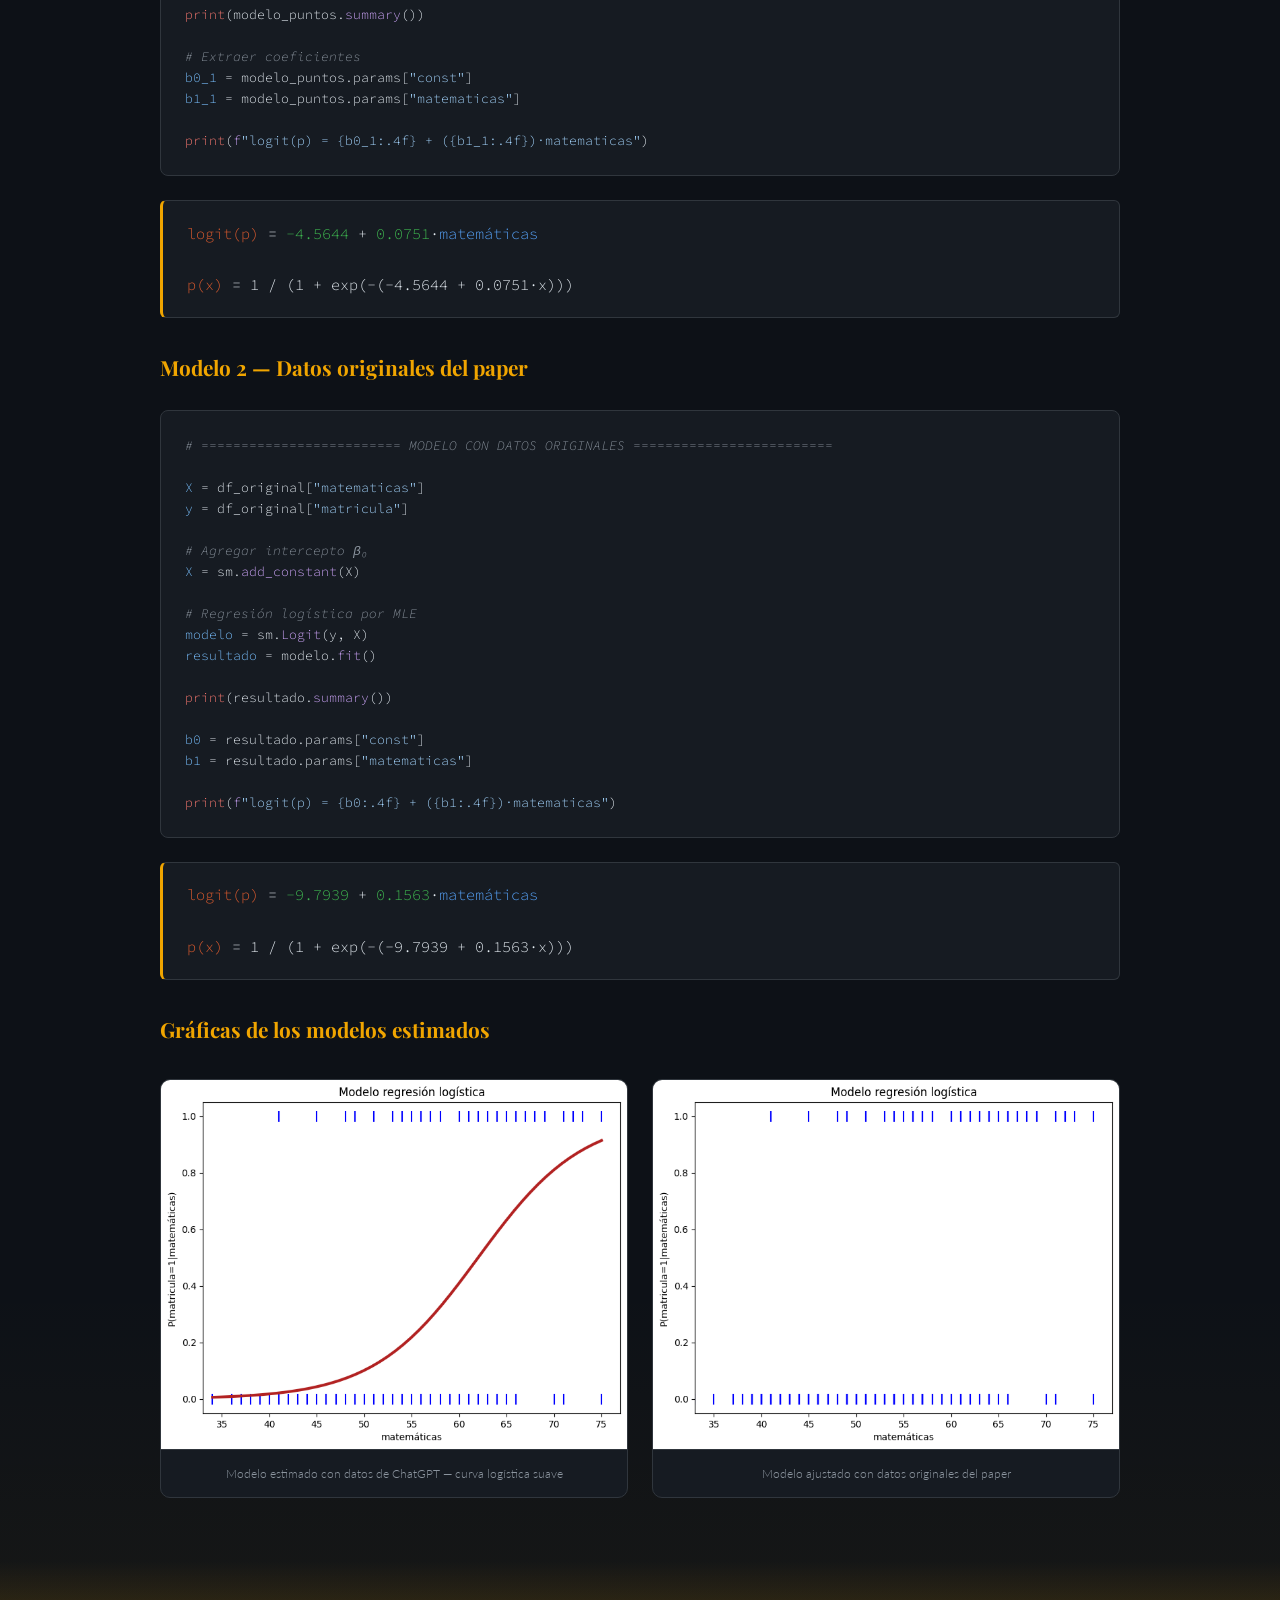
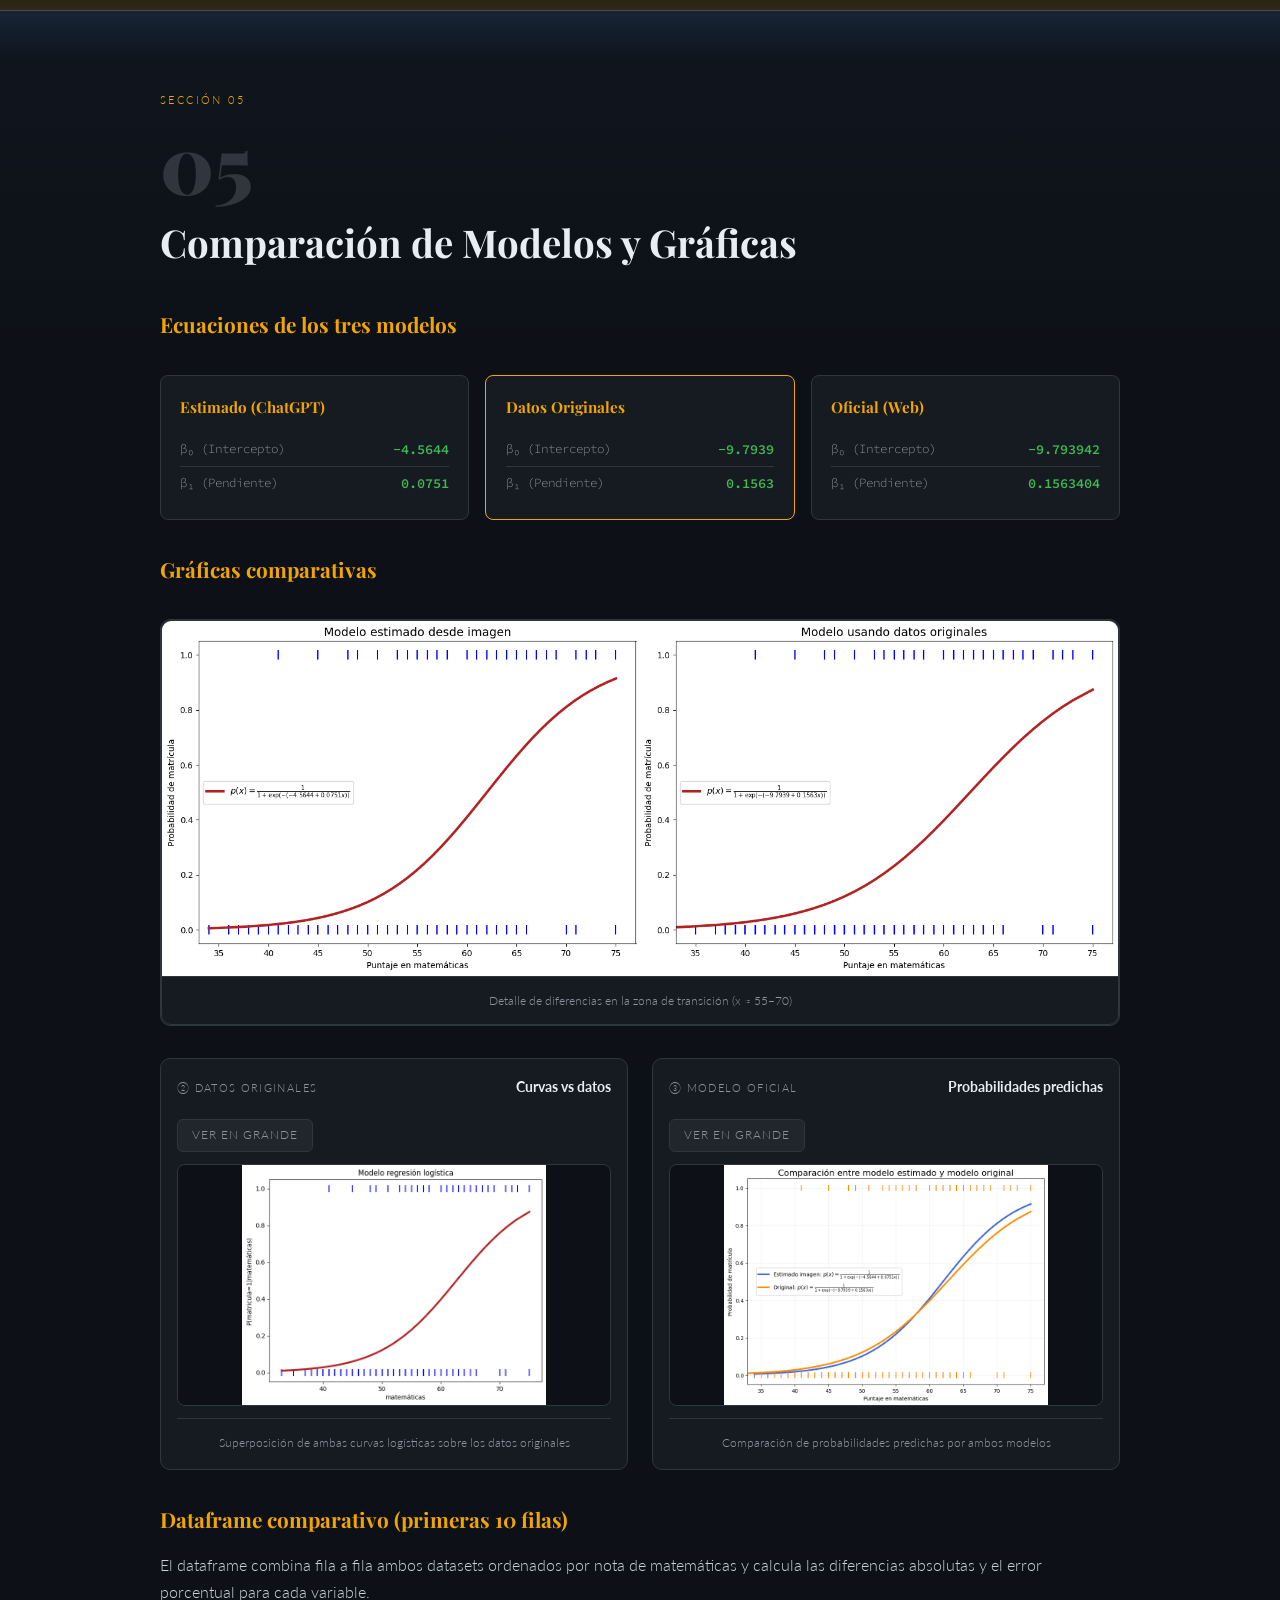
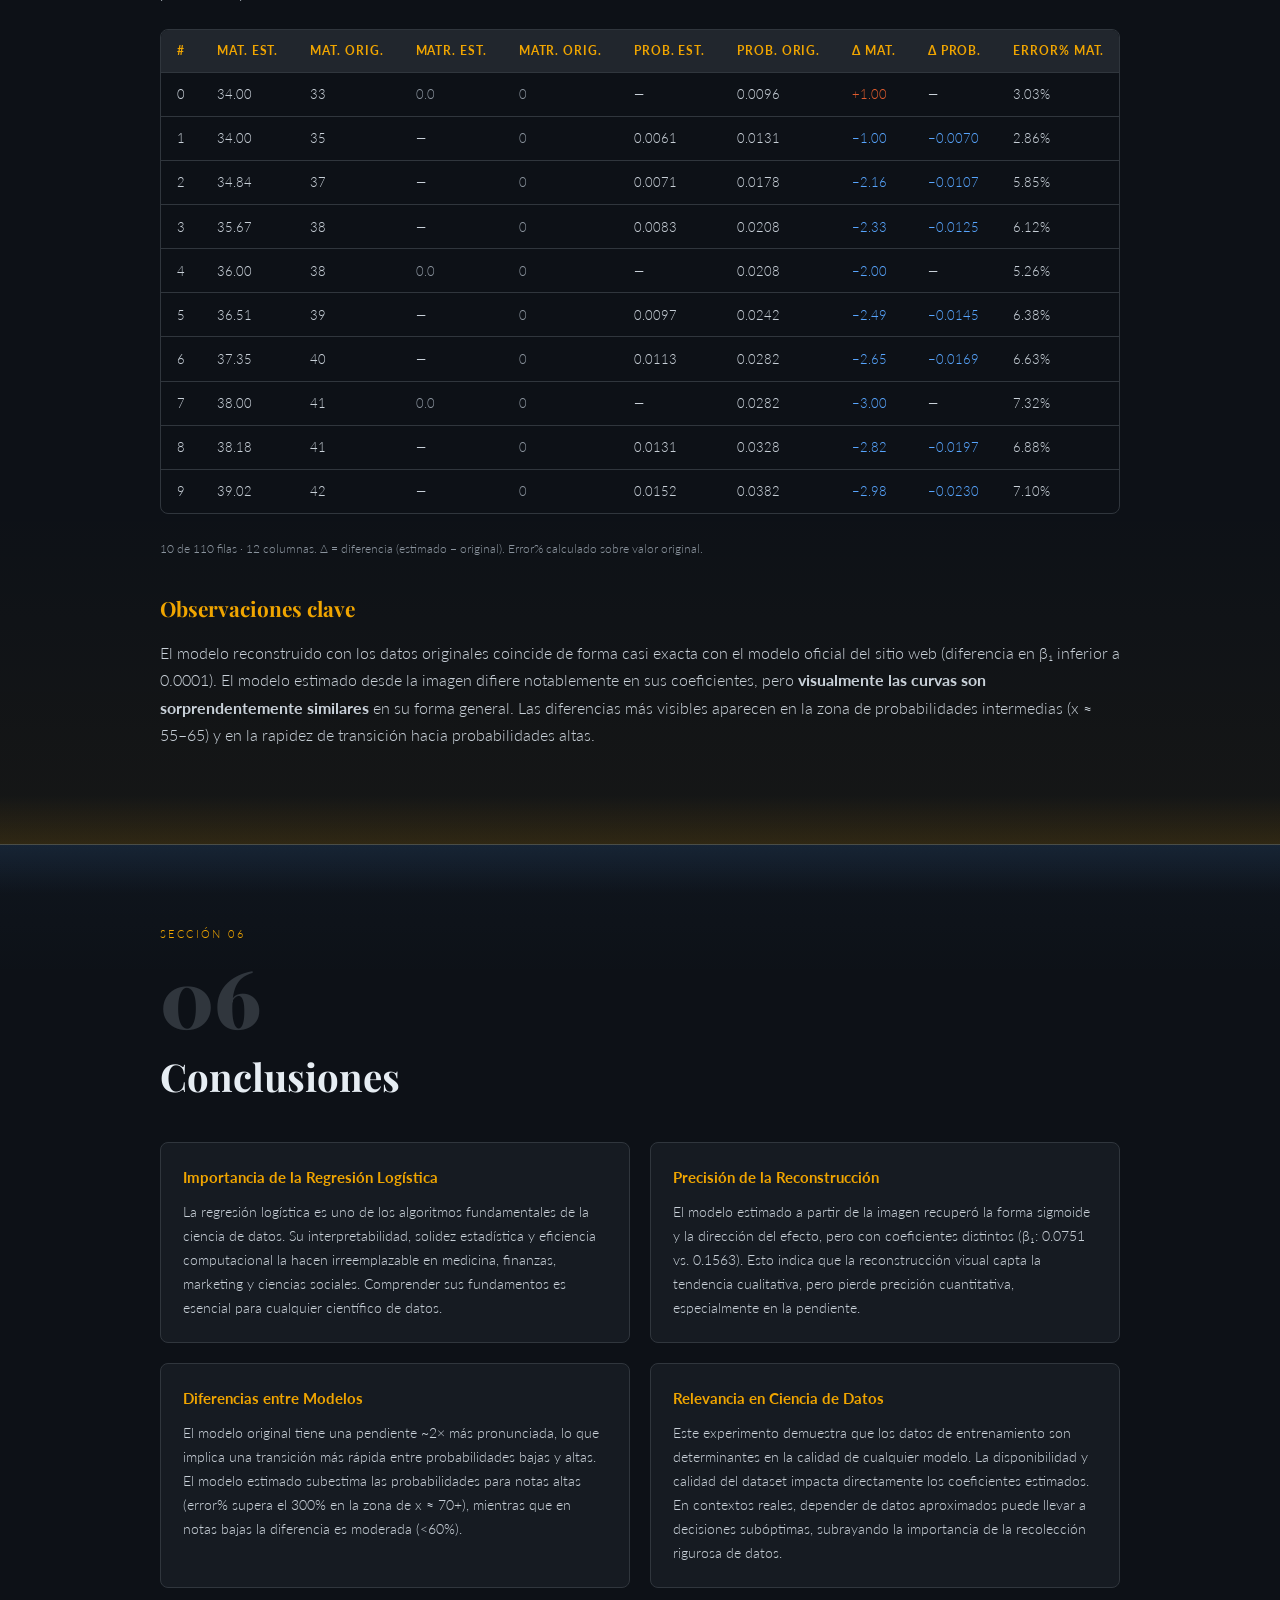
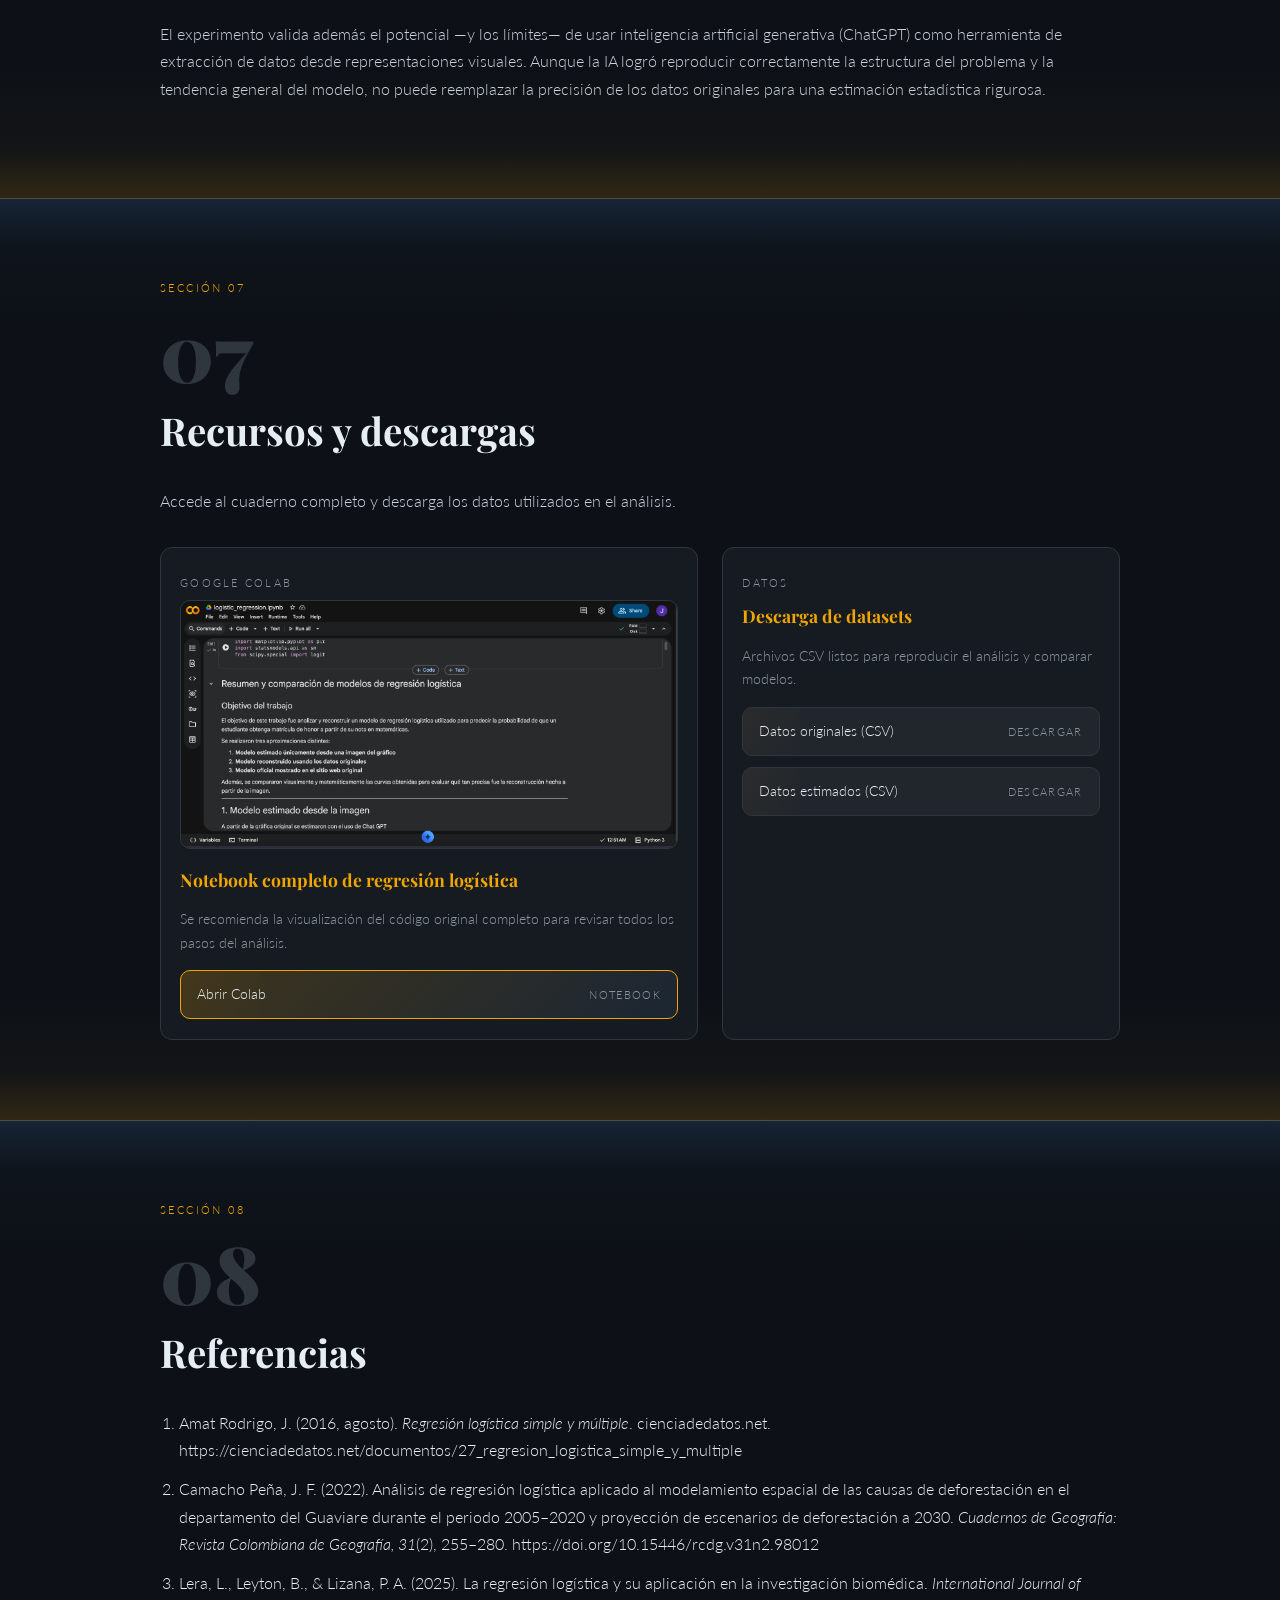
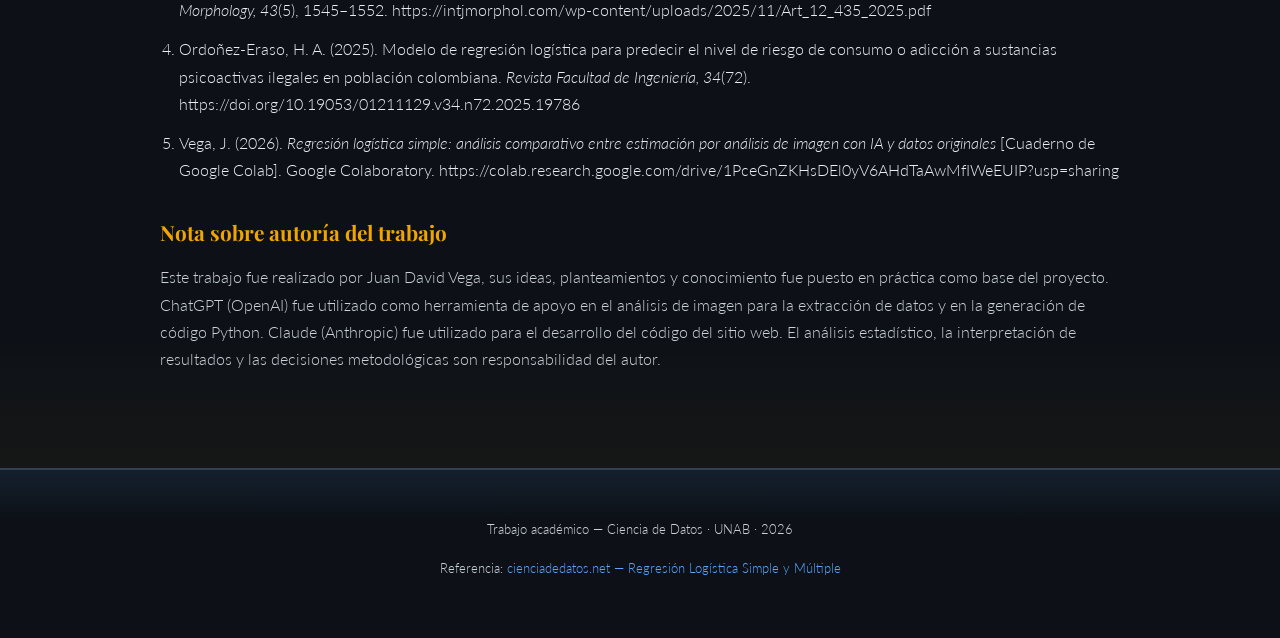
<file: REGRESION_LOGISTICA/regresion_proyecto.html>
<!DOCTYPE html>
<html lang="es">
<head>
<meta charset="UTF-8">
<meta name="viewport" content="width=device-width, initial-scale=1.0">
<title>Regresión Logística — Análisis Comparativo</title>
<link href="https://fonts.googleapis.com/css2?family=Playfair+Display:wght@400;700;900&family=Source+Code+Pro:wght@400;600&family=Lato:wght@300;400;700&display=swap" rel="stylesheet">
<style>
:root {
  --bg: #0d1117;
  --surface: #161b22;
  --surface2: #21262d;
  --accent: #f0a500;
  --accent2: #e05c2e;
  --text: #e6edf3;
  --muted: #8b949e;
  --green: #3fb950;
  --blue: #58a6ff;
  --border: #30363d;
}
*{margin:0;padding:0;box-sizing:border-box;}
html{scroll-behavior:smooth;}
body{background:var(--bg);color:var(--text);font-family:'Lato',sans-serif;font-weight:300;line-height:1.7;}

/* NAV */
nav{position:fixed;top:0;left:0;right:0;z-index:100;background:rgba(13,17,23,0.92);backdrop-filter:blur(12px);border-bottom:1px solid var(--border);padding:0 2rem;display:flex;align-items:center;gap:0;height:54px;}
.nav-logo{font-family:'Playfair Display',serif;font-size:1rem;color:var(--accent);margin-right:2rem;white-space:nowrap;}
.nav-links{display:flex;gap:0;overflow-x:auto;}
.nav-links a{color:var(--muted);text-decoration:none;font-size:0.78rem;letter-spacing:.04em;text-transform:uppercase;padding:0 .9rem;height:54px;display:flex;align-items:center;border-bottom:2px solid transparent;transition:.2s;white-space:nowrap;}
.nav-links a:hover{color:var(--accent);border-bottom-color:var(--accent);}

/* HERO */
.hero{position:relative;isolation:isolate;overflow:hidden;min-height:100vh;display:flex;flex-direction:column;justify-content:center;align-items:center;text-align:center;padding:6rem 2rem 4rem;background:radial-gradient(ellipse at 50% 60%, rgba(240,165,0,.07) 0%, transparent 70%);border-bottom:1px solid var(--border);}
.hero > *:not(.hero-decor){position:relative;z-index:2;}
.hero-decor{position:absolute;inset:0;z-index:1;pointer-events:none;}
.float-orb{position:absolute;border:1px solid var(--border);background:radial-gradient(circle at 30% 30%, rgba(240,165,0,.12), transparent 65%);box-shadow:0 0 30px rgba(88,166,255,.08);border-radius:999px;animation:float 7s ease-in-out infinite;opacity:.7;}
.orb-1{width:180px;height:180px;top:12%;left:8%;animation-duration:8s;}
.orb-2{width:260px;height:260px;bottom:10%;right:12%;animation-duration:9s;animation-delay:-2s;}
.orb-3{width:120px;height:120px;top:28%;right:30%;animation-duration:6s;animation-delay:-3s;}
@keyframes float{0%,100%{transform:translateY(0) translateX(0);}50%{transform:translateY(-16px) translateX(10px);}}
.hero-tag{font-size:.72rem;letter-spacing:.2em;text-transform:uppercase;color:var(--accent);margin-bottom:1.5rem;}
.hero h1{font-family:'Playfair Display',serif;font-size:clamp(2.8rem,7vw,5.5rem);font-weight:900;line-height:1.1;margin-bottom:1.5rem;}
.hero h1 span{color:var(--accent);}
.hero p{max-width:640px;color:var(--muted);font-size:1.05rem;margin-bottom:2.5rem;}
.hero-ref{font-size:.8rem;color:var(--muted);border:1px solid var(--border);padding:.5rem 1.2rem;border-radius:2rem;display:inline-block;}
.hero-ref a{color:var(--blue);text-decoration:none;}

/* SECTIONS */
section{position:relative;padding:5rem 2rem;border-bottom:1px solid var(--border);scroll-margin-top:72px;background:linear-gradient(180deg, rgba(88,166,255,.03), transparent 14%, transparent 86%, rgba(240,165,0,.04));}
section::before{content:"";position:absolute;left:0;right:0;top:-50px;height:50px;background:linear-gradient(180deg, transparent, rgba(240,165,0,.14));opacity:.85;pointer-events:none;}
section::after{content:"";position:absolute;left:0;right:0;bottom:-50px;height:50px;background:linear-gradient(0deg, transparent, rgba(88,166,255,.12));opacity:.85;pointer-events:none;}
.container{position:relative;z-index:2;max-width:960px;margin:0 auto;}
.container{max-width:960px;margin:0 auto;}
.sec-label{font-size:.68rem;letter-spacing:.22em;text-transform:uppercase;color:var(--accent);margin-bottom:.8rem;}
.sec-num{font-family:'Playfair Display',serif;font-size:5rem;font-weight:900;color:var(--border);line-height:1;margin-bottom:.5rem;}
h2{font-family:'Playfair Display',serif;font-size:clamp(1.6rem,4vw,2.4rem);font-weight:700;margin-bottom:1.5rem;}
h3{font-family:'Playfair Display',serif;font-size:1.3rem;color:var(--accent);margin:2rem 0 .8rem;}
h1, h2, h3{position:relative;will-change:transform,text-shadow;animation:neonPulse 5.5s ease-in-out infinite, neonFloat 9s ease-in-out infinite;}
@keyframes neonPulse{
  0%,100%{text-shadow:0 0 6px rgba(240,165,0,.25),0 0 18px rgba(88,166,255,.18);}
  50%{text-shadow:0 0 10px rgba(240,165,0,.45),0 0 28px rgba(88,166,255,.32);}
}
@keyframes neonFloat{
  0%,100%{transform:translateY(0);}
  50%{transform:translateY(-4px);}
}
p{margin-bottom:1rem;color:#c9d1d9;}

/* FORMULA BOX */
.formula{background:var(--surface);border:1px solid var(--border);border-left:3px solid var(--accent);padding:1.2rem 1.5rem;border-radius:6px;margin:1.5rem 0;font-family:'Source Code Pro',monospace;font-size:.95rem;overflow-x:auto;}
.formula .eq{color:var(--accent2);}
.formula .var{color:var(--blue);}
.formula .num{color:var(--green);}

/* CODE BLOCK */
pre{background:var(--surface);border:1px solid var(--border);border-radius:8px;padding:1.5rem;overflow-x:auto;font-family:'Source Code Pro',monospace;font-size:.82rem;line-height:1.6;margin:1.5rem 0;}
.kw{color:#ff7b72;}
.fn{color:#d2a8ff;}
.str{color:#a5d6ff;}
.cm{color:#8b949e;font-style:italic;}
.var2{color:#79c0ff;}

/* TABLES */
.table-wrap{overflow-x:auto;margin:1.5rem 0;border-radius:8px;border:1px solid var(--border);}
table{width:100%;border-collapse:collapse;font-size:.82rem;}
thead tr{background:var(--surface2);}
th{padding:.7rem 1rem;text-align:left;color:var(--accent);font-size:.72rem;letter-spacing:.08em;text-transform:uppercase;border-bottom:1px solid var(--border);white-space:nowrap;}
td{padding:.65rem 1rem;border-bottom:1px solid var(--border);color:#c9d1d9;white-space:nowrap;}
tr:last-child td{border-bottom:none;}
tr:hover td{background:rgba(255,255,255,.03);}
.badge-0{color:#8b949e;} .badge-1{color:var(--green);font-weight:700;}
.diff-pos{color:var(--accent2);} .diff-neg{color:var(--blue);}

/* IMAGES */
.plot-grid{display:grid;grid-template-columns:1fr 1fr;gap:1.5rem;margin:2rem 0;}
@media(max-width:640px){.plot-grid{grid-template-columns:1fr;}}
.plot-card{background:var(--surface);border:1px solid var(--border);border-radius:10px;overflow:hidden;}
.plot-card img{width:100%;display:block;}
.plot-card .cap{padding:.8rem 1rem;font-size:.78rem;color:var(--muted);text-align:center;border-top:1px solid var(--border);}
.plot-full{background:var(--surface);border:1px solid var(--border);border-radius:10px;overflow:hidden;margin:2rem 0;}
.plot-full img{width:100%;display:block;}
.plot-full .cap{padding:.8rem 1rem;font-size:.78rem;color:var(--muted);text-align:center;border-top:1px solid var(--border);}

/* SCROLL REVEAL */
.reveal{opacity:0;transform:translateY(24px);transition:opacity .8s ease,transform .8s ease;}
.reveal.is-visible{opacity:1;transform:translateY(0);}

@media (prefers-reduced-motion: reduce){
  h1, h2, h3{animation:none;}
  .float-orb{animation:none;}
  .reveal{transition:none;transform:none;opacity:1;}
}

/* INTERACTIVE COMPARE */
.compare-grid{display:grid;grid-template-columns:1fr 1fr;gap:1.5rem;margin:2rem 0;}
@media(max-width:720px){.compare-grid{grid-template-columns:1fr;}}
.compare-card{position:relative;background:var(--surface);border:1px solid var(--border);border-radius:10px;overflow:hidden;padding:1rem;}
.compare-head{display:flex;justify-content:space-between;align-items:center;gap:.6rem;margin-bottom:.6rem;}
.compare-tag{font-size:.7rem;color:var(--muted);letter-spacing:.12em;text-transform:uppercase;}
.compare-title{font-size:.9rem;font-weight:700;}
.compare-toggle{position:absolute;opacity:0;pointer-events:none;}
.compare-btn{display:inline-flex;align-items:center;gap:.4rem;margin:.6rem 0 .7rem;padding:.35rem .9rem;border:1px solid var(--border);border-radius:6px;background:var(--surface2);color:var(--muted);font-size:.75rem;text-transform:uppercase;letter-spacing:.08em;cursor:pointer;transition:.2s;}
.compare-toggle:checked + .compare-btn{background:var(--accent);color:var(--bg);border-color:var(--accent);}
.compare-btn .label-close{display:none;}
.compare-toggle:checked + .compare-btn .label-open{display:none;}
.compare-toggle:checked + .compare-btn .label-close{display:inline;}
.compare-media{background:var(--surface2);border:1px solid var(--border);border-radius:8px;overflow:hidden;}
.compare-media img{width:100%;display:block;max-height:240px;object-fit:contain;background:var(--bg);}
.compare-toggle:checked ~ .compare-media img{max-height:560px;}
.compare-card .cap{margin-top:.8rem;padding-top:.8rem;font-size:.78rem;color:var(--muted);text-align:center;border-top:1px solid var(--border);}

/* COMPARISON TABLE MODEL */
.model-compare{display:grid;grid-template-columns:repeat(3,1fr);gap:1rem;margin:2rem 0;}
@media(max-width:640px){.model-compare{grid-template-columns:1fr;}}
.model-card{background:var(--surface);border:1px solid var(--border);border-radius:8px;padding:1.2rem;}
.model-card.highlight{border-color:var(--accent);}
.model-card h4{font-family:'Playfair Display',serif;font-size:.95rem;color:var(--accent);margin-bottom:.8rem;}
.model-card .coef{font-family:'Source Code Pro',monospace;font-size:.85rem;}
.coef-row{display:flex;justify-content:space-between;padding:.3rem 0;border-bottom:1px solid var(--border);}
.coef-row:last-child{border-bottom:none;}
.coef-label{color:var(--muted);font-size:.78rem;}
.coef-val{color:var(--green);font-weight:600;}

/* CONCLUSIONS */
.conc-grid{display:grid;grid-template-columns:1fr 1fr;gap:1.2rem;margin-top:2rem;}
@media(max-width:640px){.conc-grid{grid-template-columns:1fr;}}
.conc-card{background:var(--surface);border:1px solid var(--border);border-radius:8px;padding:1.4rem;}
.conc-card h4{color:var(--accent);margin-bottom:.6rem;font-size:.95rem;}
.conc-card p{font-size:.88rem;margin:0;}

/* TAB */
.tab-bar{display:flex;gap:.5rem;margin-bottom:1rem;flex-wrap:wrap;}
.tab-btn{background:var(--surface2);border:1px solid var(--border);color:var(--muted);padding:.4rem 1rem;border-radius:4px;cursor:pointer;font-size:.82rem;transition:.2s;}
.tab-btn.active{background:var(--accent);color:var(--bg);border-color:var(--accent);font-weight:700;}
.tab-pane{display:none;} .tab-pane.active{display:block;}

/* RESOURCES */
.resources-grid{display:grid;grid-template-columns:1.15fr .85fr;gap:1.5rem;margin-top:2rem;}
@media(max-width:900px){.resources-grid{grid-template-columns:1fr;}}
.resource-card{position:relative;background:var(--surface);border:1px solid var(--border);border-radius:12px;padding:1.2rem;overflow:hidden;transition:transform .25s ease,box-shadow .25s ease,border-color .25s ease;}
.resource-card:hover{transform:translateY(-3px);border-color:var(--accent);box-shadow:0 18px 40px rgba(0,0,0,.35);}
.resource-tag{display:inline-block;font-size:.7rem;letter-spacing:.2em;text-transform:uppercase;color:var(--muted);margin-bottom:.5rem;}
.resource-title{font-size:1.1rem;margin:.1rem 0 .8rem;}
.resource-thumb{border-radius:10px;overflow:hidden;border:1px solid var(--border);background:var(--bg);margin-bottom:1rem;}
.resource-thumb img{width:100%;display:block;}
.resource-note{font-size:.86rem;color:var(--muted);}
.resource-actions{display:grid;gap:.7rem;margin-top:.9rem;}
.resource-btn{position:relative;display:flex;align-items:center;justify-content:space-between;gap:.6rem;text-decoration:none;color:var(--text);background:var(--surface2);border:1px solid var(--border);border-radius:10px;padding:.75rem 1rem;font-size:.85rem;transition:.2s;overflow:hidden;}
.resource-btn:hover{transform:translateY(-2px);border-color:var(--accent);box-shadow:0 0 0 1px rgba(240,165,0,.18),0 12px 24px rgba(0,0,0,.35);color:#fff;}
.resource-btn::after{content:"";position:absolute;inset:-40% -120%;background:linear-gradient(120deg, transparent, rgba(240,165,0,.28), transparent);transform:translateX(-60%);transition:.6s;}
.resource-btn:hover::after{transform:translateX(60%);}
.resource-btn .btn-meta{font-size:.7rem;color:var(--muted);text-transform:uppercase;letter-spacing:.12em;}
.resource-btn.primary{background:linear-gradient(135deg, rgba(240,165,0,.18), rgba(88,166,255,.08));border-color:var(--accent);animation:pulseGlow 4s ease-in-out infinite;}
.resource-btn.primary:hover{box-shadow:0 0 18px rgba(240,165,0,.35),0 0 28px rgba(88,166,255,.25);}
@keyframes pulseGlow{0%,100%{box-shadow:0 0 0 rgba(240,165,0,.0);}50%{box-shadow:0 0 20px rgba(240,165,0,.35),0 0 32px rgba(88,166,255,.25);}}

footer{text-align:center;padding:3rem 2rem;color:var(--muted);font-size:.82rem;border-top:1px solid var(--border);}
footer a{color:var(--blue);text-decoration:none;}
</style>
</head>
<body>

<nav>
  <span class="nav-logo">Juan Vega - Est. Ciencia de Datos</span>
  <div class="nav-links">
    <a href="#s1">Teoría</a>
    <a href="#s2">Metodología</a>
    <a href="#s3">Datos</a>
    <a href="#s4">Modelos</a>
    <a href="#s5">Comparación</a>
    <a href="#s6">Conclusiones</a>
    <a href="#s7">Recursos</a>
    <a href="#s8">Referencias</a>
  </div>
</nav>

<!-- HERO -->
<div class="hero">
  <div class="hero-tag">Ciencia de Datos · UNAB · 2026</div>

  <h1>Regresión<br><span>Logística</span><br>Simple</h1>
  <p>Análisis comparativo entre un modelo estimado mediante inteligencia artificial y el modelo original obtenido con datos reales.</p>
  <div class="hero-ref">Referencia teórica: <a href="https://cienciadedatos.net/documentos/27_regresion_logistica_simple_y_multiple" target="_blank">cienciadedatos.net — Regresión Logística Simple y Múltiple</a></div>
  <div class="hero-decor">
    <span class="float-orb orb-1"></span>
    <span class="float-orb orb-2"></span>
    <span class="float-orb orb-3"></span>
  </div>
</div>

<!-- SECCIÓN 1: TEORÍA -->
<section id="s1">
<div class="container">
  <div class="sec-label">Sección 01</div>
  <div class="sec-num">01</div>
  <h2>¿Qué es la Regresión Logística?</h2>
  <p>La <strong>regresión logística</strong> es un modelo estadístico supervisado utilizado para predecir la probabilidad de ocurrencia de un evento binario. A diferencia de la regresión lineal, cuya variable respuesta es continua, la regresión logística modela una variable dependiente que toma únicamente dos valores posibles: 0 o 1 (éxito/fracaso, sí/no, presente/ausente).</p>
  <p>El modelo no predice directamente la clase, sino la <strong>probabilidad</strong> de pertenecer a ella. Esta probabilidad queda restringida al intervalo [0, 1] gracias a la función sigmoide, también llamada función logística.</p>

  <h3>Función Logística (Sigmoide)</h3>
  <div class="formula">
    <span class="eq">p(x)</span> = <span class="num">1</span> / (<span class="num">1</span> + e<sup>−(<span class="var">β₀</span> + <span class="var">β₁</span>·x)</sup>)
  </div>

  <h3>Transformación Logit</h3>
  <p>Para linealizar el modelo se aplica la función <em>logit</em>, que es el logaritmo de la razón de probabilidades (<em>odds ratio</em>):</p>
  <div class="formula">
    <span class="eq">logit(p)</span> = ln( p / (1−p) ) = <span class="var">β₀</span> + <span class="var">β₁</span>·x
  </div>

  <h3>¿Cuándo se usa?</h3>
  <p>Se emplea cuando la variable respuesta es <strong>dicotómica</strong>: predecir si un correo es spam, si un cliente comprará, si un paciente tiene una enfermedad, o —como en este caso— si un estudiante obtendrá matrícula de honor. El predictor puede ser continuo, discreto o categórico.</p>
  <p>Los coeficientes <strong>β₀</strong> (intercepto) y <strong>β₁</strong> (pendiente) se estiman por <em>máxima verosimilitud</em> (MLE), maximizando la probabilidad de observar los datos dados. La significancia del modelo se evalúa mediante el <em>Likelihood Ratio Test</em> y la de cada coeficiente mediante la prueba de Wald.</p>
</div>
</section>

<!-- SECCIÓN 2: METODOLOGÍA -->
<section id="s2">
<div class="container">
  <div class="sec-label">Sección 02</div>
  <div class="sec-num">02</div>
  <h2>Ejemplo Realizado: Problema y Metodología</h2>
  <p>El objetivo del trabajo fue <strong>reconstruir y comparar</strong> modelos de regresión logística simple para predecir la probabilidad de que un estudiante obtenga <strong>matrícula de honor</strong> en función de su <strong>nota en matemáticas</strong>.</p>
  <p>La variable dependiente es binaria: <code>matricula = 1</code> (obtiene matrícula de honor) o <code>matricula = 0</code> (no la obtiene). El predictor continuo es <code>matematicas</code>, la puntuación del estudiante en esa asignatura.</p>

  <h3>Tres enfoques comparados</h3>
  <div class="model-compare">
    <div class="model-card">
      <h4>① Estimado desde imagen</h4>
      <p style="font-size:.82rem;color:var(--muted);">Puntos extraídos de la gráfica original del paper usando análisis de imagen con ChatGPT. Modelo ajustado sobre datos aproximados.</p>
    </div>
    <div class="model-card highlight">
      <h4>② Datos originales</h4>
      <p style="font-size:.82rem;color:var(--muted);">Modelo ajustado usando el dataset original del paper. Referencia de verdad para evaluar la calidad del modelo estimado.</p>
    </div>
    <div class="model-card">
      <h4>③ Modelo oficial</h4>
      <p style="font-size:.82rem;color:var(--muted);">Coeficientes publicados en el sitio web de referencia (cienciadedatos.net). Sirve como validación del modelo reconstruido con datos originales.</p>
    </div>
  </div>

  <p>El experimento buscó responder: <em>¿qué tan bien puede recuperarse un modelo estadístico únicamente a partir de la imagen de su gráfico?</em> Esta pregunta tiene relevancia práctica en contextos donde los datos originales no están disponibles.</p>
</div>
</section>

<!-- SECCIÓN 3: DATOS -->
<section id="s3">
<div class="container">
  <div class="sec-label">Sección 03</div>
  <div class="sec-num">03</div>
  <h2>Obtención de Datos</h2>
  <p>El proceso de obtención de datos fue uno de los elementos más innovadores del trabajo. Se tomó la <strong>imagen original</strong> de la gráfica de regresión logística publicada en el paper de referencia y se subió a <strong>ChatGPT</strong>, solicitando un análisis visual de la imagen.</p>
  <p>ChatGPT realizó un <em>análisis de imagen</em> e identificó la posición aproximada de cada punto (observación) en el plano, estimando sus coordenadas (nota de matemáticas, valor binario de matrícula) y la forma de la curva logística. Este proceso generó los datos del primer dataset: <code>regresion_logistica_estimacion.csv</code>.</p>
  <p>Paralelamente, se accedió al <strong>dataset original</strong> utilizado en el paper, disponible en el repositorio del sitio de referencia, generando el segundo dataset: <code>datos_regresion_logistica_originales.csv</code>.</p>

  <div class="tab-bar">
    <button class="tab-btn active" onclick="showTab('t1', event)">Dataset Estimado (ChatGPT)</button>
    <button class="tab-btn" onclick="showTab('t2', event)">Dataset Original</button>
  </div>

  <div id="t1" class="tab-pane active">
    <div class="table-wrap">
    <table>
      <thead><tr><th>#</th><th>Matemáticas</th><th>Matrícula</th><th>Tipo</th><th>Prob. Logística</th></tr></thead>
      <tbody>
        <tr><td>0</td><td>34.0</td><td class="badge-0">0</td><td>punto_azul</td><td>—</td></tr>
        <tr><td>1</td><td>36.0</td><td class="badge-0">0</td><td>punto_azul</td><td>—</td></tr>
        <tr><td>2</td><td>37.0</td><td class="badge-0">0</td><td>punto_azul</td><td>—</td></tr>
        <tr><td>3</td><td>38.0</td><td class="badge-0">0</td><td>punto_azul</td><td>—</td></tr>
        <tr><td>4</td><td>39.0</td><td class="badge-0">0</td><td>punto_azul</td><td>—</td></tr>
        <tr><td>5</td><td>40.0</td><td class="badge-0">0</td><td>punto_azul</td><td>—</td></tr>
        <tr><td>6</td><td>41.0</td><td class="badge-0">0</td><td>punto_azul</td><td>—</td></tr>
        <tr><td>7</td><td>42.0</td><td class="badge-0">0</td><td>punto_azul</td><td>—</td></tr>
        <tr><td>8</td><td>43.0</td><td class="badge-0">0</td><td>punto_azul</td><td>—</td></tr>
        <tr><td>9</td><td>44.0</td><td class="badge-0">0</td><td>punto_azul</td><td>—</td></tr>
      </tbody>
    </table>
    </div>
    <p style="font-size:.78rem;color:var(--muted);">Mostrando 10 de 110 filas · 4 columnas</p>
  </div>

  <div id="t2" class="tab-pane">
    <div class="table-wrap">
    <table>
      <thead><tr><th>#</th><th>Matrícula</th><th>Matemáticas</th></tr></thead>
      <tbody>
        <tr><td>0</td><td class="badge-0">0</td><td>41</td></tr>
        <tr><td>1</td><td class="badge-0">0</td><td>53</td></tr>
        <tr><td>2</td><td class="badge-0">0</td><td>54</td></tr>
        <tr><td>3</td><td class="badge-0">0</td><td>47</td></tr>
        <tr><td>4</td><td class="badge-0">0</td><td>57</td></tr>
        <tr><td>5</td><td class="badge-0">0</td><td>51</td></tr>
        <tr><td>6</td><td class="badge-0">0</td><td>42</td></tr>
        <tr><td>7</td><td class="badge-0">0</td><td>45</td></tr>
        <tr><td>8</td><td class="badge-0">0</td><td>54</td></tr>
        <tr><td>9</td><td class="badge-0">0</td><td>52</td></tr>
      </tbody>
    </table>
    </div>
    <p style="font-size:.78rem;color:var(--muted);">Mostrando 10 de 200 filas · 2 columnas</p>
  </div>
</div>
</section>

<!-- SECCIÓN 4: ESTIMACIÓN -->
<section id="s4">
<div class="container">
  <div class="sec-label">Sección 04</div>
  <div class="sec-num">04</div>
  <h2>Estimación de Modelos</h2>
  <p>Se estimaron dos modelos de regresión logística usando la librería <code>statsmodels</code> de Python, que permite ajuste por máxima verosimilitud con estadísticas completas de inferencia.</p>

  <h3>Modelo 1 — Datos estimados (ChatGPT)</h3>
  <pre><span class="cm"># ========================= MODELO CON PUNTOS AZULES =========================</span>

<span class="cm"># Filtrar puntos azules</span>
df_puntos = df[df[<span class="str">"tipo"</span>] == <span class="str">"punto_azul"</span>].copy()

<span class="cm"># Variables</span>
<span class="var2">X1</span> = sm.add_constant(df_puntos[<span class="str">"matematicas"</span>])  <span class="cm"># agrega intercepto β₀</span>
<span class="var2">y1</span> = df_puntos[<span class="str">"matricula"</span>]

<span class="cm"># Ajustar regresión logística</span>
<span class="var2">modelo_puntos</span> = sm.<span class="fn">Logit</span>(y1, X1).<span class="fn">fit</span>()

<span class="kw">print</span>(modelo_puntos.<span class="fn">summary</span>())

<span class="cm"># Extraer coeficientes</span>
<span class="var2">b0_1</span> = modelo_puntos.params[<span class="str">"const"</span>]
<span class="var2">b1_1</span> = modelo_puntos.params[<span class="str">"matematicas"</span>]

<span class="kw">print</span>(<span class="fn">f</span><span class="str">"logit(p) = {b0_1:.4f} + ({b1_1:.4f})·matematicas"</span>)</pre>

  <div class="formula">
    <span class="eq">logit(p)</span> = <span class="num">−4.5644</span> + <span class="num">0.0751</span>·<span class="var">matemáticas</span><br><br>
    <span class="eq">p(x)</span> = 1 / (1 + exp(−(−4.5644 + 0.0751·x)))
  </div>

  <h3>Modelo 2 — Datos originales del paper</h3>
  <pre><span class="cm"># ========================= MODELO CON DATOS ORIGINALES =========================</span>

<span class="var2">X</span> = df_original[<span class="str">"matematicas"</span>]
<span class="var2">y</span> = df_original[<span class="str">"matricula"</span>]

<span class="cm"># Agregar intercepto β₀</span>
<span class="var2">X</span> = sm.<span class="fn">add_constant</span>(X)

<span class="cm"># Regresión logística por MLE</span>
<span class="var2">modelo</span> = sm.<span class="fn">Logit</span>(y, X)
<span class="var2">resultado</span> = modelo.<span class="fn">fit</span>()

<span class="kw">print</span>(resultado.<span class="fn">summary</span>())

<span class="var2">b0</span> = resultado.params[<span class="str">"const"</span>]
<span class="var2">b1</span> = resultado.params[<span class="str">"matematicas"</span>]

<span class="kw">print</span>(<span class="fn">f</span><span class="str">"logit(p) = {b0:.4f} + ({b1:.4f})·matematicas"</span>)</pre>

  <div class="formula">
    <span class="eq">logit(p)</span> = <span class="num">−9.7939</span> + <span class="num">0.1563</span>·<span class="var">matemáticas</span><br><br>
    <span class="eq">p(x)</span> = 1 / (1 + exp(−(−9.7939 + 0.1563·x)))
  </div>

  <h3>Gráficas de los modelos estimados</h3>
  <div class="plot-grid">
    <div class="plot-card">
      <img src="[data-uri]" alt="Modelo estimado desde imagen">
      <div class="cap">Modelo estimado con datos de ChatGPT — curva logística suave</div>
    </div>
    <div class="plot-card">
      <img src="[data-uri]" alt="Modelo con datos originales">
      <div class="cap">Modelo ajustado con datos originales del paper</div>
    </div>
  </div>
</div>
</section>

<!-- SECCIÓN 5: COMPARACIÓN -->
<section id="s5">
<div class="container">
  <div class="sec-label">Sección 05</div>
  <div class="sec-num">05</div>
  <h2>Comparación de Modelos y Gráficas</h2>

  <h3>Ecuaciones de los tres modelos</h3>
  <div class="model-compare">
    <div class="model-card">
      <h4>Estimado (ChatGPT)</h4>
      <div class="coef">
        <div class="coef-row"><span class="coef-label">β₀ (Intercepto)</span><span class="coef-val">−4.5644</span></div>
        <div class="coef-row"><span class="coef-label">β₁ (Pendiente)</span><span class="coef-val">0.0751</span></div>
      </div>
    </div>
    <div class="model-card highlight">
      <h4>Datos Originales</h4>
      <div class="coef">
        <div class="coef-row"><span class="coef-label">β₀ (Intercepto)</span><span class="coef-val">−9.7939</span></div>
        <div class="coef-row"><span class="coef-label">β₁ (Pendiente)</span><span class="coef-val">0.1563</span></div>
      </div>
    </div>
    <div class="model-card">
      <h4>Oficial (Web)</h4>
      <div class="coef">
        <div class="coef-row"><span class="coef-label">β₀ (Intercepto)</span><span class="coef-val">−9.793942</span></div>
        <div class="coef-row"><span class="coef-label">β₁ (Pendiente)</span><span class="coef-val">0.1563404</span></div>
      </div>
    </div>
  </div>

  <h3>Gráficas comparativas</h3>
  <div class="plot-full">
    <div class="plot-card">
      <img src="[data-uri]" alt="Curvas superpuestas detalle">
      <div class="cap">Detalle de diferencias en la zona de transición (x ≈ 55–70)</div>
    </div>
  </div>

  <div class="compare-grid">
    <div class="compare-card">
      <div class="compare-head">
        <span class="compare-tag">② Datos originales</span>
        <span class="compare-title">Curvas vs datos</span>
      </div>
      <input class="compare-toggle" type="checkbox" id="compare-2">
      <label class="compare-btn" for="compare-2">
        <span class="label-open">Ver en grande</span>
        <span class="label-close">Cerrar</span>
      </label>
      <div class="compare-media">
    <img src="[data-uri]" alt="Comparación de curvas">
    </div>
    <div class="cap">Superposición de ambas curvas logísticas sobre los datos originales</div>
    </div>
    <div class="compare-card">
      <div class="compare-head">
        <span class="compare-tag">③ Modelo oficial</span>
        <span class="compare-title">Probabilidades predichas</span>
      </div>
      <input class="compare-toggle" type="checkbox" id="compare-3">
      <label class="compare-btn" for="compare-3">
        <span class="label-open">Ver en grande</span>
        <span class="label-close">Cerrar</span>
      </label>
      <div class="compare-media">
      <img src="[data-uri]" alt="Residuos o comparación adicional">
      </div>
      <div class="cap">Comparación de probabilidades predichas por ambos modelos</div>
    </div>
  </div>

  <h3>Dataframe comparativo (primeras 10 filas)</h3>
  <p>El dataframe combina fila a fila ambos datasets ordenados por nota de matemáticas y calcula las diferencias absolutas y el error porcentual para cada variable.</p>
  <div class="table-wrap">
  <table>
    <thead><tr>
      <th>#</th><th>Mat. Est.</th><th>Mat. Orig.</th><th>Matr. Est.</th><th>Matr. Orig.</th>
      <th>Prob. Est.</th><th>Prob. Orig.</th><th>Δ Mat.</th><th>Δ Prob.</th><th>Error% Mat.</th><th>Error% Prob.</th>
    </tr></thead>
    <tbody>
      <tr><td>0</td><td>34.00</td><td>33</td><td class="badge-0">0.0</td><td class="badge-0">0</td><td>—</td><td>0.0096</td><td class="diff-pos">+1.00</td><td>—</td><td>3.03%</td><td>—</td></tr>
      <tr><td>1</td><td>34.00</td><td>35</td><td>—</td><td class="badge-0">0</td><td>0.0061</td><td>0.0131</td><td class="diff-neg">−1.00</td><td class="diff-neg">−0.0070</td><td>2.86%</td><td>53.32%</td></tr>
      <tr><td>2</td><td>34.84</td><td>37</td><td>—</td><td class="badge-0">0</td><td>0.0071</td><td>0.0178</td><td class="diff-neg">−2.16</td><td class="diff-neg">−0.0107</td><td>5.85%</td><td>60.09%</td></tr>
      <tr><td>3</td><td>35.67</td><td>38</td><td>—</td><td class="badge-0">0</td><td>0.0083</td><td>0.0208</td><td class="diff-neg">−2.33</td><td class="diff-neg">−0.0125</td><td>6.12%</td><td>60.19%</td></tr>
      <tr><td>4</td><td>36.00</td><td>38</td><td class="badge-0">0.0</td><td class="badge-0">0</td><td>—</td><td>0.0208</td><td class="diff-neg">−2.00</td><td>—</td><td>5.26%</td><td>—</td></tr>
      <tr><td>5</td><td>36.51</td><td>39</td><td>—</td><td class="badge-0">0</td><td>0.0097</td><td>0.0242</td><td class="diff-neg">−2.49</td><td class="diff-neg">−0.0145</td><td>6.38%</td><td>59.92%</td></tr>
      <tr><td>6</td><td>37.35</td><td>40</td><td>—</td><td class="badge-0">0</td><td>0.0113</td><td>0.0282</td><td class="diff-neg">−2.65</td><td class="diff-neg">−0.0169</td><td>6.63%</td><td>59.93%</td></tr>
      <tr><td>7</td><td>38.00</td><td>41</td><td class="badge-0">0.0</td><td class="badge-0">0</td><td>—</td><td>0.0282</td><td class="diff-neg">−3.00</td><td>—</td><td>7.32%</td><td>—</td></tr>
      <tr><td>8</td><td>38.18</td><td>41</td><td>—</td><td class="badge-0">0</td><td>0.0131</td><td>0.0328</td><td class="diff-neg">−2.82</td><td class="diff-neg">−0.0197</td><td>6.88%</td><td>60.06%</td></tr>
      <tr><td>9</td><td>39.02</td><td>42</td><td>—</td><td class="badge-0">0</td><td>0.0152</td><td>0.0382</td><td class="diff-neg">−2.98</td><td class="diff-neg">−0.0230</td><td>7.10%</td><td>60.21%</td></tr>
    </tbody>
  </table>
  </div>
  <p style="font-size:.78rem;color:var(--muted);">10 de 110 filas · 12 columnas. Δ = diferencia (estimado − original). Error% calculado sobre valor original.</p>

  <h3>Observaciones clave</h3>
  <p>El modelo reconstruido con los datos originales coincide de forma casi exacta con el modelo oficial del sitio web (diferencia en β₁ inferior a 0.0001). El modelo estimado desde la imagen difiere notablemente en sus coeficientes, pero <strong>visualmente las curvas son sorprendentemente similares</strong> en su forma general. Las diferencias más visibles aparecen en la zona de probabilidades intermedias (x ≈ 55–65) y en la rapidez de transición hacia probabilidades altas.</p>
</div>
</section>

<!-- SECCIÓN 6: CONCLUSIONES -->
<section id="s6">
<div class="container">
  <div class="sec-label">Sección 06</div>
  <div class="sec-num">06</div>
  <h2>Conclusiones</h2>

  <div class="conc-grid">
    <div class="conc-card">
      <h4>Importancia de la Regresión Logística</h4>
      <p>La regresión logística es uno de los algoritmos fundamentales de la ciencia de datos. Su interpretabilidad, solidez estadística y eficiencia computacional la hacen irreemplazable en medicina, finanzas, marketing y ciencias sociales. Comprender sus fundamentos es esencial para cualquier científico de datos.</p>
    </div>
    <div class="conc-card">
      <h4>Precisión de la Reconstrucción</h4>
      <p>El modelo estimado a partir de la imagen recuperó la forma sigmoide y la dirección del efecto, pero con coeficientes distintos (β₁: 0.0751 vs. 0.1563). Esto indica que la reconstrucción visual capta la tendencia cualitativa, pero pierde precisión cuantitativa, especialmente en la pendiente.</p>
    </div>
    <div class="conc-card">
      <h4>Diferencias entre Modelos</h4>
      <p>El modelo original tiene una pendiente ~2× más pronunciada, lo que implica una transición más rápida entre probabilidades bajas y altas. El modelo estimado subestima las probabilidades para notas altas (error% supera el 300% en la zona de x ≈ 70+), mientras que en notas bajas la diferencia es moderada (&lt;60%).</p>
    </div>
    <div class="conc-card">
      <h4>Relevancia en Ciencia de Datos</h4>
      <p>Este experimento demuestra que los datos de entrenamiento son determinantes en la calidad de cualquier modelo. La disponibilidad y calidad del dataset impacta directamente los coeficientes estimados. En contextos reales, depender de datos aproximados puede llevar a decisiones subóptimas, subrayando la importancia de la recolección rigurosa de datos.</p>
    </div>
  </div>

  <p style="margin-top:2rem;">El experimento valida además el potencial —y los límites— de usar inteligencia artificial generativa (ChatGPT) como herramienta de extracción de datos desde representaciones visuales. Aunque la IA logró reproducir correctamente la estructura del problema y la tendencia general del modelo, no puede reemplazar la precisión de los datos originales para una estimación estadística rigurosa.</p>
</div>
</section>


<!-- SECCIÓN 7: RECURSOS -->
<section id="s7">
<div class="container">
  <div class="sec-label">Sección 07</div>
  <div class="sec-num">07</div>
  <h2>Recursos y descargas</h2>
  <p>Accede al cuaderno completo y descarga los datos utilizados en el análisis.</p>

  <div class="resources-grid">
    <div class="resource-card">
      <span class="resource-tag">Google Colab</span>
      <div class="resource-thumb">
        <img src="assets/colab_thumbnail.png" alt="Miniatura del cuaderno de Google Colab">
      </div>
      <h3 class="resource-title">Notebook completo de regresión logística</h3>
      <p class="resource-note">Se recomienda la visualización del código original completo para revisar todos los pasos del análisis.</p>
      <div class="resource-actions">
        <a class="resource-btn primary" href="https://colab.research.google.com/drive/1PceGnZKHsDEl0yV6AHdTaAwMfIWeEUIP?usp=sharing" target="_blank" rel="noopener">
          Abrir Colab
          <span class="btn-meta">Notebook</span>
        </a>
      </div>
    </div>

    <div class="resource-card">
      <span class="resource-tag">Datos</span>
      <h3 class="resource-title">Descarga de datasets</h3>
      <p class="resource-note">Archivos CSV listos para reproducir el análisis y comparar modelos.</p>
      <div class="resource-actions">
        <a class="resource-btn" href="https://raw.githubusercontent.com/Juan-Vega18/INTRODUC.-CIENCIA-DE-DATOS/refs/heads/main/REGRESION_LOGISTICA/datos_regresion_logistica_originales.csv" target="_blank" rel="noopener" download>
          Datos originales (CSV)
          <span class="btn-meta">Descargar</span>
        </a>
        <a class="resource-btn" href="https://raw.githubusercontent.com/Juan-Vega18/INTRODUC.-CIENCIA-DE-DATOS/refs/heads/main/REGRESION_LOGISTICA/regresion_logistica_estimacion.csv" target="_blank" rel="noopener" download>
          Datos estimados (CSV)
          <span class="btn-meta">Descargar</span>
        </a>
      </div>
    </div>
  </div>
</div>
</section>


<!-- SECCIÓN 8: REFERENCIAS -->
<section id="s8">
<div class="container">
  <div class="sec-label">Sección 08</div>
  <div class="sec-num">08</div>
  <h2>Referencias</h2>

  
  <ol style="margin-left:1.2rem;display:grid;gap:.75rem;">
    <li>Amat Rodrigo, J. (2016, agosto). <em>Regresión logística simple y múltiple</em>. cienciadedatos.net. https://cienciadedatos.net/documentos/27_regresion_logistica_simple_y_multiple</li>
    <li>Camacho Peña, J. F. (2022). Análisis de regresión logística aplicado al modelamiento espacial de las causas de deforestación en el departamento del Guaviare durante el periodo 2005–2020 y proyección de escenarios de deforestación a 2030. <em>Cuadernos de Geografía: Revista Colombiana de Geografía, 31</em>(2), 255–280. https://doi.org/10.15446/rcdg.v31n2.98012</li>
    <li>Lera, L., Leyton, B., &amp; Lizana, P. A. (2025). La regresión logística y su aplicación en la investigación biomédica. <em>International Journal of Morphology, 43</em>(5), 1545–1552. https://intjmorphol.com/wp-content/uploads/2025/11/Art_12_435_2025.pdf</li>
    <li>Ordoñez-Eraso, H. A. (2025). Modelo de regresión logística para predecir el nivel de riesgo de consumo o adicción a sustancias psicoactivas ilegales en población colombiana. <em>Revista Facultad de Ingeniería, 34</em>(72). https://doi.org/10.19053/01211129.v34.n72.2025.19786</li>
    <li>Vega, J. (2026). <em>Regresión logística simple: análisis comparativo entre estimación por análisis de imagen con IA y datos originales</em> [Cuaderno de Google Colab]. Google Colaboratory. https://colab.research.google.com/drive/1PceGnZKHsDEl0yV6AHdTaAwMfIWeEUIP?usp=sharing</li>
  </ol>

  <h3>Nota sobre autoría del trabajo</h3>
  <p>Este trabajo fue realizado por Juan David Vega, sus ideas, planteamientos y conocimiento fue puesto en práctica como base del proyecto. ChatGPT (OpenAI) fue utilizado como herramienta de apoyo en el análisis de imagen para la extracción de datos y en la generación de código Python. Claude (Anthropic) fue utilizado para el desarrollo del código del sitio web. El análisis estadístico, la interpretación de resultados y las decisiones metodológicas son responsabilidad del autor.</p>
</div>
</section>

<footer>
  <p>Trabajo académico — Ciencia de Datos · UNAB · 2026</p>
  <p style="margin-top:.5rem;">Referencia: <a href="https://cienciadedatos.net/documentos/27_regresion_logistica_simple_y_multiple" target="_blank">cienciadedatos.net — Regresión Logística Simple y Múltiple</a></p>
</footer>

<script>
function showTab(id, evt) {
  document.querySelectorAll('.tab-pane').forEach(p => p.classList.remove('active'));
  document.querySelectorAll('.tab-btn').forEach(b => b.classList.remove('active'));
  document.getElementById(id).classList.add('active');
  if (evt && evt.target) evt.target.classList.add('active');
}

document.addEventListener('DOMContentLoaded', () => {
  const targets = [
    ...document.querySelectorAll('.hero, section .container, .plot-card, .plot-full, .compare-card, .model-card, .conc-card, .table-wrap, pre, .formula')
  ];

  targets.forEach((el, idx) => {
    el.classList.add('reveal');
    el.style.transitionDelay = `${(idx % 3) * 0.08}s`;
  });

  const observer = new IntersectionObserver(entries => {
    entries.forEach(entry => {
      if (entry.isIntersecting) {
        entry.target.classList.add('is-visible');
        observer.unobserve(entry.target);
      }
    });
  }, { threshold: 0.15, rootMargin: '0px 0px -10% 0px' });

  targets.forEach(el => observer.observe(el));
});
</script>
</body>
</html>
</file>
<file: anova_clase/styles.css>
:root {
  color-scheme: dark;
  --bg: #0b1220;
  --panel: #121a2b;
  --panel-soft: #1a253a;
  --text: #e7ecf7;
  --muted: #a8b3c7;
  --accent: #5ab2ff;
  --accent-2: #68e0b8;
  --danger: #ff7d7d;
  --border: #2a3753;
}

* {
  box-sizing: border-box;
}

body {
  margin: 0;
  font-family: Inter, "Segoe UI", Roboto, Arial, sans-serif;
  color: var(--text);
  background: radial-gradient(circle at top, #111a2f, var(--bg) 45%);
  line-height: 1.55;
}

.hero {
  max-width: 1080px;
  margin: 0 auto;
  padding: 2.5rem 1.2rem 1.4rem;
}

.kicker {
  color: var(--accent);
  font-weight: 700;
  margin: 0 0 0.4rem;
  text-transform: uppercase;
  letter-spacing: 0.04em;
  font-size: 0.78rem;
}

h1 {
  margin: 0 0 0.8rem;
  font-size: clamp(1.7rem, 3vw, 2.4rem);
  line-height: 1.18;
}

h2 {
  margin-top: 0;
  margin-bottom: 0.8rem;
  font-size: clamp(1.3rem, 2.2vw, 1.75rem);
}

h3 {
  margin-top: 1.2rem;
  margin-bottom: 0.6rem;
}

nav {
  display: flex;
  flex-wrap: wrap;
  gap: 0.45rem;
  margin-top: 1.1rem;
}

nav a {
  color: var(--text);
  text-decoration: none;
  background: var(--panel-soft);
  border: 1px solid var(--border);
  border-radius: 999px;
  padding: 0.35rem 0.7rem;
  font-size: 0.92rem;
}

nav a:hover {
  border-color: var(--accent);
  color: var(--accent);
}

main {
  max-width: 1080px;
  margin: 0 auto;
  padding: 0 1.2rem 2.1rem;
}

section {
  background: color-mix(in srgb, var(--panel) 88%, transparent);
  border: 1px solid var(--border);
  border-radius: 14px;
  padding: 1.25rem;
  margin-bottom: 1rem;
}

.grid {
  display: grid;
  grid-template-columns: repeat(auto-fit, minmax(290px, 1fr));
  gap: 1rem;
}

.card {
  background: var(--panel-soft);
  border: 1px solid var(--border);
  border-radius: 12px;
  padding: 1rem;
}

.form-grid {
  margin-top: 0.8rem;
  display: grid;
  grid-template-columns: 1fr;
  gap: 0.4rem;
}

label {
  font-size: 0.92rem;
  color: var(--muted);
}

input[type="number"],
input[type="range"] {
  width: 100%;
}

input[type="number"] {
  background: #0e1728;
  border: 1px solid var(--border);
  color: var(--text);
  border-radius: 8px;
  padding: 0.45rem 0.55rem;
}

button {
  margin-top: 0.45rem;
  background: linear-gradient(90deg, var(--accent), #7ad0ff);
  color: #02101f;
  border: 0;
  border-radius: 9px;
  padding: 0.6rem 0.85rem;
  font-weight: 700;
  cursor: pointer;
}

button.secondary {
  background: #22314c;
  color: var(--text);
  border: 1px solid var(--border);
}

button:hover {
  filter: brightness(1.06);
}

.output {
  margin-top: 0.95rem;
  border: 1px dashed var(--border);
  border-radius: 10px;
  background: #0d1424;
  padding: 0.85rem;
}

.output strong.ok {
  color: var(--accent-2);
}

.output strong.reject {
  color: var(--danger);
}

.summary-grid {
  display: grid;
  grid-template-columns: repeat(auto-fit, minmax(150px, 1fr));
  gap: 0.45rem;
  margin: 0.45rem 0 0.7rem;
}

.summary-grid div {
  border: 1px solid var(--border);
  border-radius: 9px;
  background: #10192c;
  padding: 0.45rem 0.6rem;
}

.slider-grid {
  margin: 0.75rem 0 0.5rem;
  display: grid;
  grid-template-columns: 1fr;
  gap: 0.34rem;
}

.chart {
  margin-top: 0.8rem;
}

.bar-row {
  display: grid;
  grid-template-columns: 66px 1fr 70px;
  gap: 0.45rem;
  align-items: center;
  margin: 0.36rem 0;
}

.bar-shell {
  position: relative;
  height: 0.9rem;
  border-radius: 999px;
  background: #0c1424;
  border: 1px solid var(--border);
}

.bar-fill {
  height: 100%;
  border-radius: inherit;
  background: linear-gradient(90deg, #52a8ff, #7ec6ff);
}

.best-method {
  margin-top: 0.85rem;
  background: #0e1c2e;
  border: 1px solid var(--border);
  border-radius: 9px;
  padding: 0.55rem 0.65rem;
}

ul {
  padding-left: 1.15rem;
}

.table-wrap {
  overflow-x: auto;
}

table {
  width: 100%;
  border-collapse: collapse;
  margin: 0.75rem 0;
}

th,
td {
  border: 1px solid var(--border);
  text-align: left;
  padding: 0.55rem;
  vertical-align: top;
}

th {
  background: #0d1728;
}

pre {
  background: #0a1322;
  border: 1px solid var(--border);
  border-radius: 10px;
  padding: 0.8rem;
  overflow-x: auto;
}

code {
  font-family: "SFMono-Regular", Consolas, "Liberation Mono", Menlo, monospace;
}

footer {
  max-width: 1080px;
  margin: 0 auto;
  padding: 0 1.2rem 2.2rem;
  color: var(--muted);
}

@media (max-width: 640px) {
  .bar-row {
    grid-template-columns: 56px 1fr 62px;
    gap: 0.36rem;
  }

  section {
    padding: 1rem;
  }
}
</file>
<file: anova_clase_2/styles.css>
:root {
  color-scheme: dark;
  --bg: #0b1220;
  --panel: #121a2b;
  --panel-soft: #1a253a;
  --text: #e7ecf7;
  --muted: #a8b3c7;
  --accent: #61b7ff;
  --accent-2: #69e1b4;
  --danger: #ff7d7d;
  --border: #2a3753;
}

* {
  box-sizing: border-box;
}

body {
  margin: 0;
  font-family: Inter, "Segoe UI", Roboto, Arial, sans-serif;
  color: var(--text);
  background: radial-gradient(circle at top, #101a31, var(--bg) 44%);
  line-height: 1.55;
}

.hero {
  max-width: 1120px;
  margin: 0 auto;
  padding: 2.5rem 1.2rem 1.4rem;
}

.kicker {
  margin: 0 0 0.4rem;
  color: var(--accent);
  font-size: 0.78rem;
  font-weight: 700;
  text-transform: uppercase;
  letter-spacing: 0.04em;
}

h1 {
  margin: 0 0 0.8rem;
  font-size: clamp(1.72rem, 3vw, 2.42rem);
  line-height: 1.16;
}

h2 {
  margin: 0 0 0.8rem;
  font-size: clamp(1.3rem, 2.25vw, 1.76rem);
}

h3 {
  margin: 1.1rem 0 0.6rem;
}

h4 {
  margin: 0 0 0.55rem;
}

nav {
  margin-top: 1.15rem;
  display: flex;
  flex-wrap: wrap;
  gap: 0.42rem;
}

nav a {
  text-decoration: none;
  color: var(--text);
  background: var(--panel-soft);
  border: 1px solid var(--border);
  border-radius: 999px;
  padding: 0.35rem 0.7rem;
  font-size: 0.92rem;
}

nav a:hover {
  border-color: var(--accent);
  color: var(--accent);
}

main {
  max-width: 1120px;
  margin: 0 auto;
  padding: 0 1.2rem 2rem;
}

section {
  background: color-mix(in srgb, var(--panel) 88%, transparent);
  border: 1px solid var(--border);
  border-radius: 14px;
  padding: 1.24rem;
  margin-bottom: 1rem;
}

.grid {
  display: grid;
  grid-template-columns: repeat(auto-fit, minmax(310px, 1fr));
  gap: 1rem;
}

.card {
  background: var(--panel-soft);
  border: 1px solid var(--border);
  border-radius: 12px;
  padding: 1rem;
}

.form-grid {
  margin-top: 0.78rem;
  display: grid;
  grid-template-columns: 1fr;
  gap: 0.4rem;
}

label {
  color: var(--muted);
  font-size: 0.92rem;
}

input[type="number"] {
  width: 100%;
  background: #0e1728;
  border: 1px solid var(--border);
  color: var(--text);
  border-radius: 8px;
  padding: 0.42rem 0.55rem;
}

button {
  margin-top: 0.48rem;
  border: 0;
  border-radius: 9px;
  padding: 0.6rem 0.84rem;
  font-weight: 700;
  cursor: pointer;
  background: linear-gradient(90deg, var(--accent), #82ccff);
  color: #03101d;
}

button.secondary {
  color: var(--text);
  background: #22314c;
  border: 1px solid var(--border);
}

button:hover {
  filter: brightness(1.06);
}

.button-row {
  display: flex;
  flex-wrap: wrap;
  gap: 0.44rem;
  margin-top: 0.7rem;
}

.output {
  margin-top: 0.95rem;
  border: 1px dashed var(--border);
  border-radius: 10px;
  background: #0d1424;
  padding: 0.84rem;
}

.summary-blocks {
  display: grid;
  grid-template-columns: repeat(auto-fit, minmax(148px, 1fr));
  gap: 0.45rem;
  margin-bottom: 0.75rem;
}

.summary-blocks > div {
  border: 1px solid var(--border);
  border-radius: 9px;
  background: #10192d;
  padding: 0.45rem 0.6rem;
}

.ok {
  color: var(--accent-2);
}

.reject {
  color: var(--danger);
}

.matrix-editor {
  overflow-x: auto;
}

table {
  width: 100%;
  border-collapse: collapse;
}

th,
td {
  border: 1px solid var(--border);
  padding: 0.54rem;
  text-align: left;
}

th {
  background: #0d1728;
}

.matrix-table input[type="number"] {
  min-width: 72px;
  max-width: 90px;
}

.chart-grid {
  margin-top: 0.86rem;
}

.chart-panel {
  border: 1px solid var(--border);
  border-radius: 10px;
  background: #0f1a2f;
  padding: 0.72rem;
}

.bar-row {
  display: grid;
  grid-template-columns: 88px 1fr 66px;
  gap: 0.44rem;
  align-items: center;
  margin: 0.35rem 0;
}

.bar-shell {
  height: 0.88rem;
  border-radius: 999px;
  border: 1px solid var(--border);
  background: #0a1324;
}

.bar-fill {
  height: 100%;
  border-radius: inherit;
  background: linear-gradient(90deg, #58aeff, #8bccff);
}

ul {
  padding-left: 1.15rem;
}

.table-wrap {
  overflow-x: auto;
}

pre {
  background: #0a1322;
  border: 1px solid var(--border);
  border-radius: 10px;
  padding: 0.8rem;
  overflow-x: auto;
}

code {
  font-family: "SFMono-Regular", Consolas, "Liberation Mono", Menlo, monospace;
}

footer {
  max-width: 1120px;
  margin: 0 auto;
  padding: 0 1.2rem 2.2rem;
  color: var(--muted);
}

@media (max-width: 700px) {
  .bar-row {
    grid-template-columns: 70px 1fr 56px;
  }

  section {
    padding: 1rem;
  }
}
</file>
